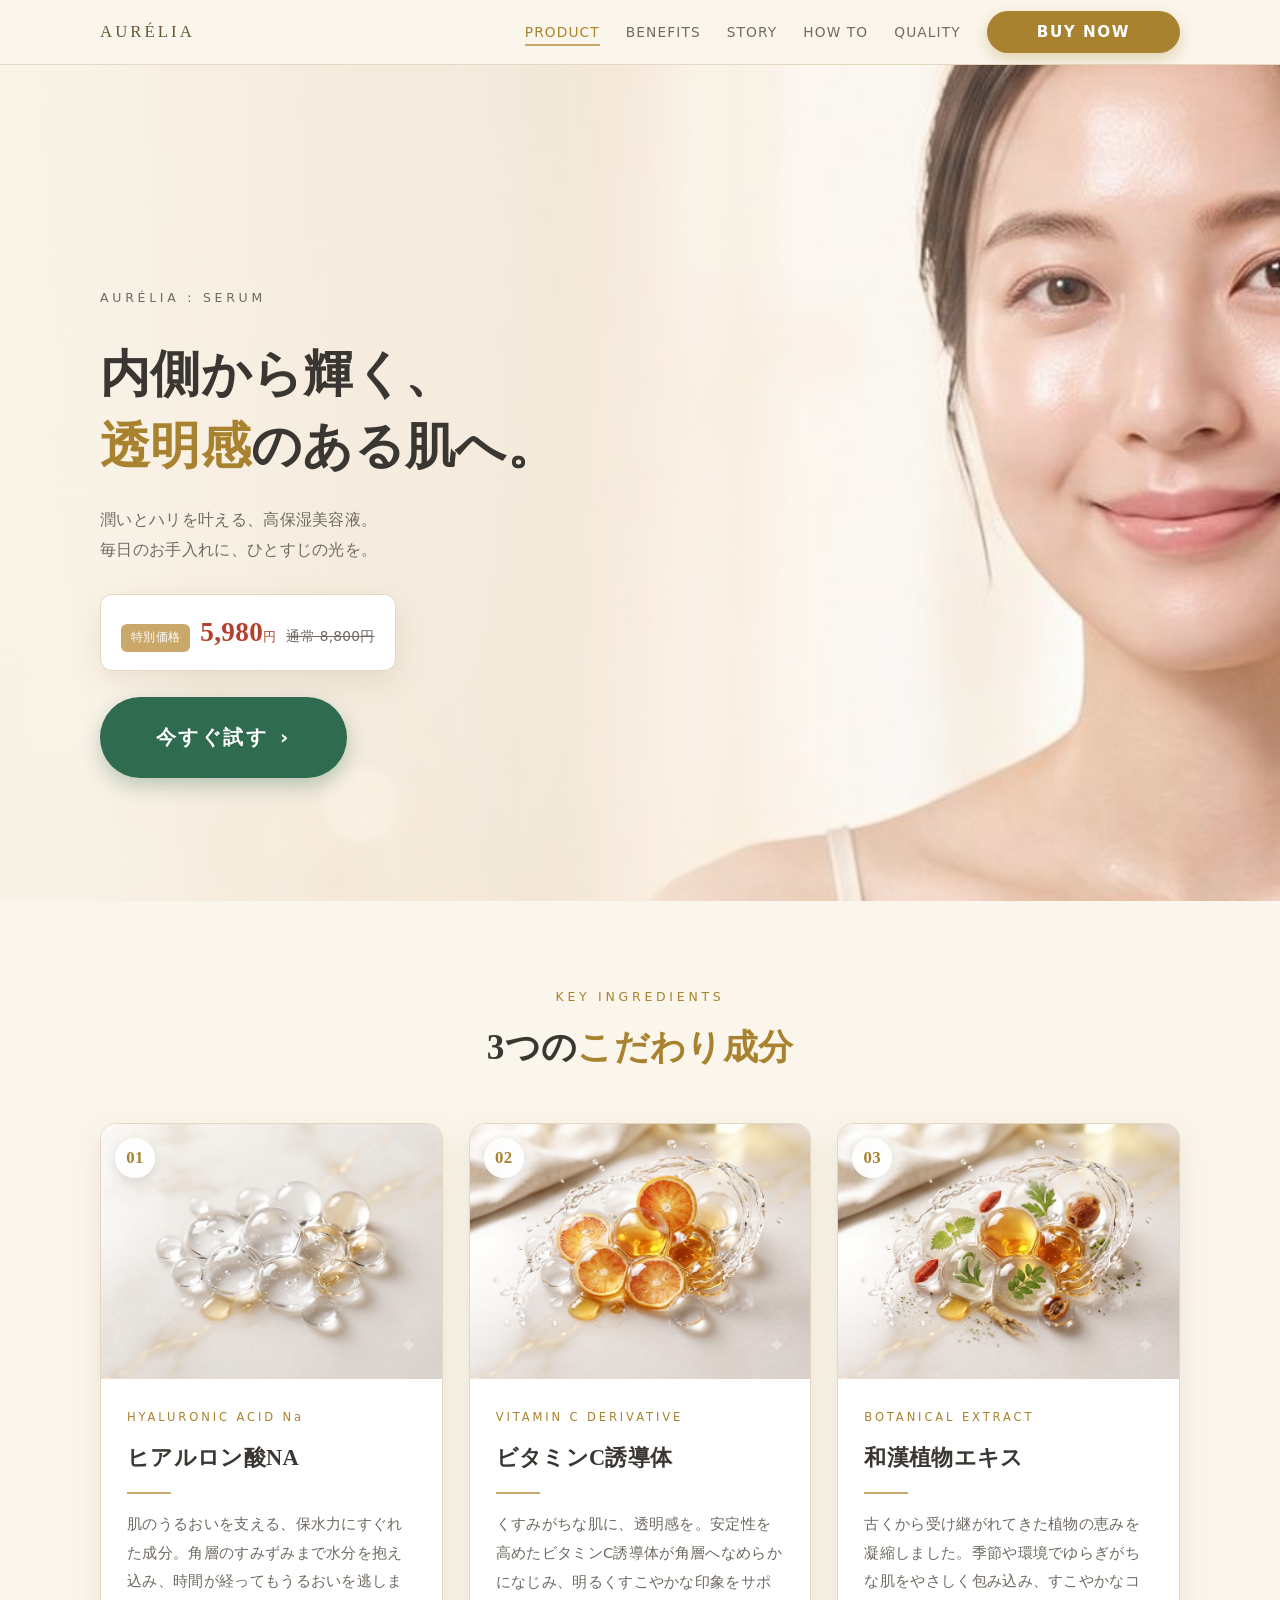
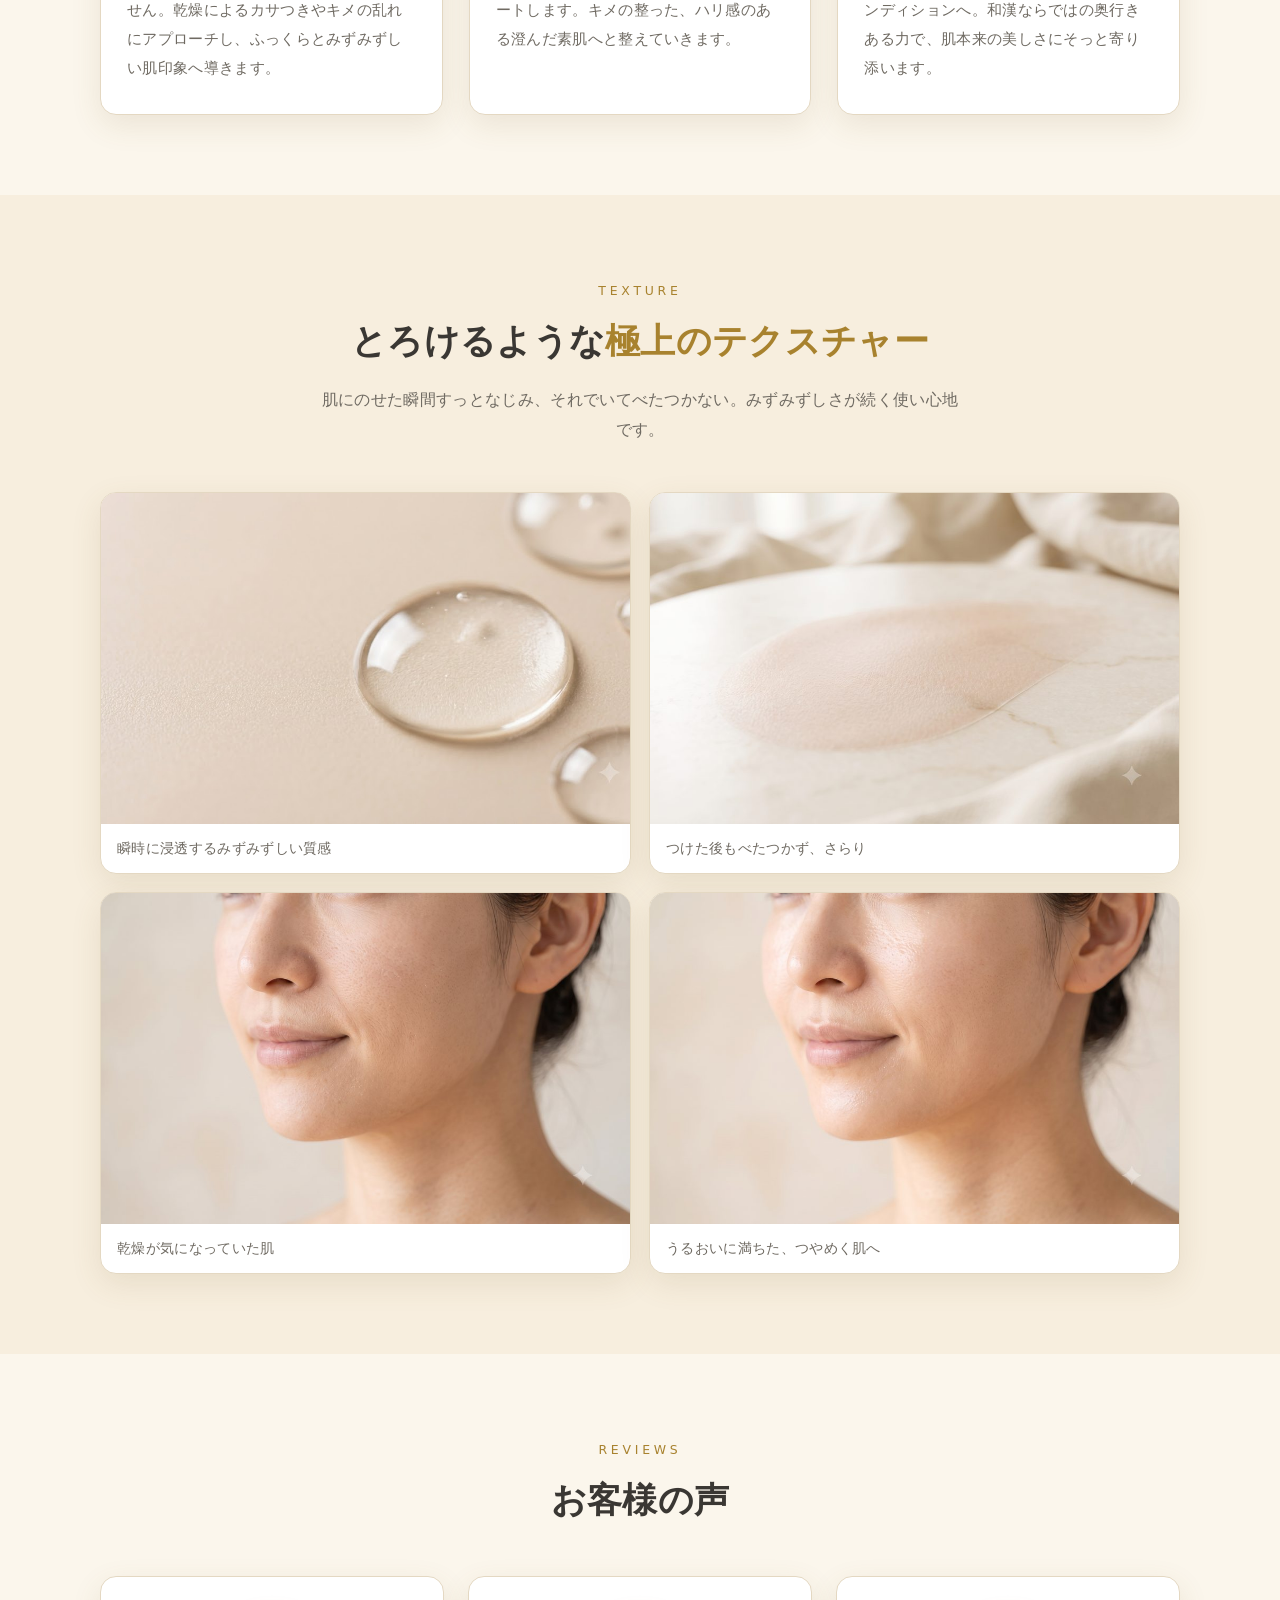
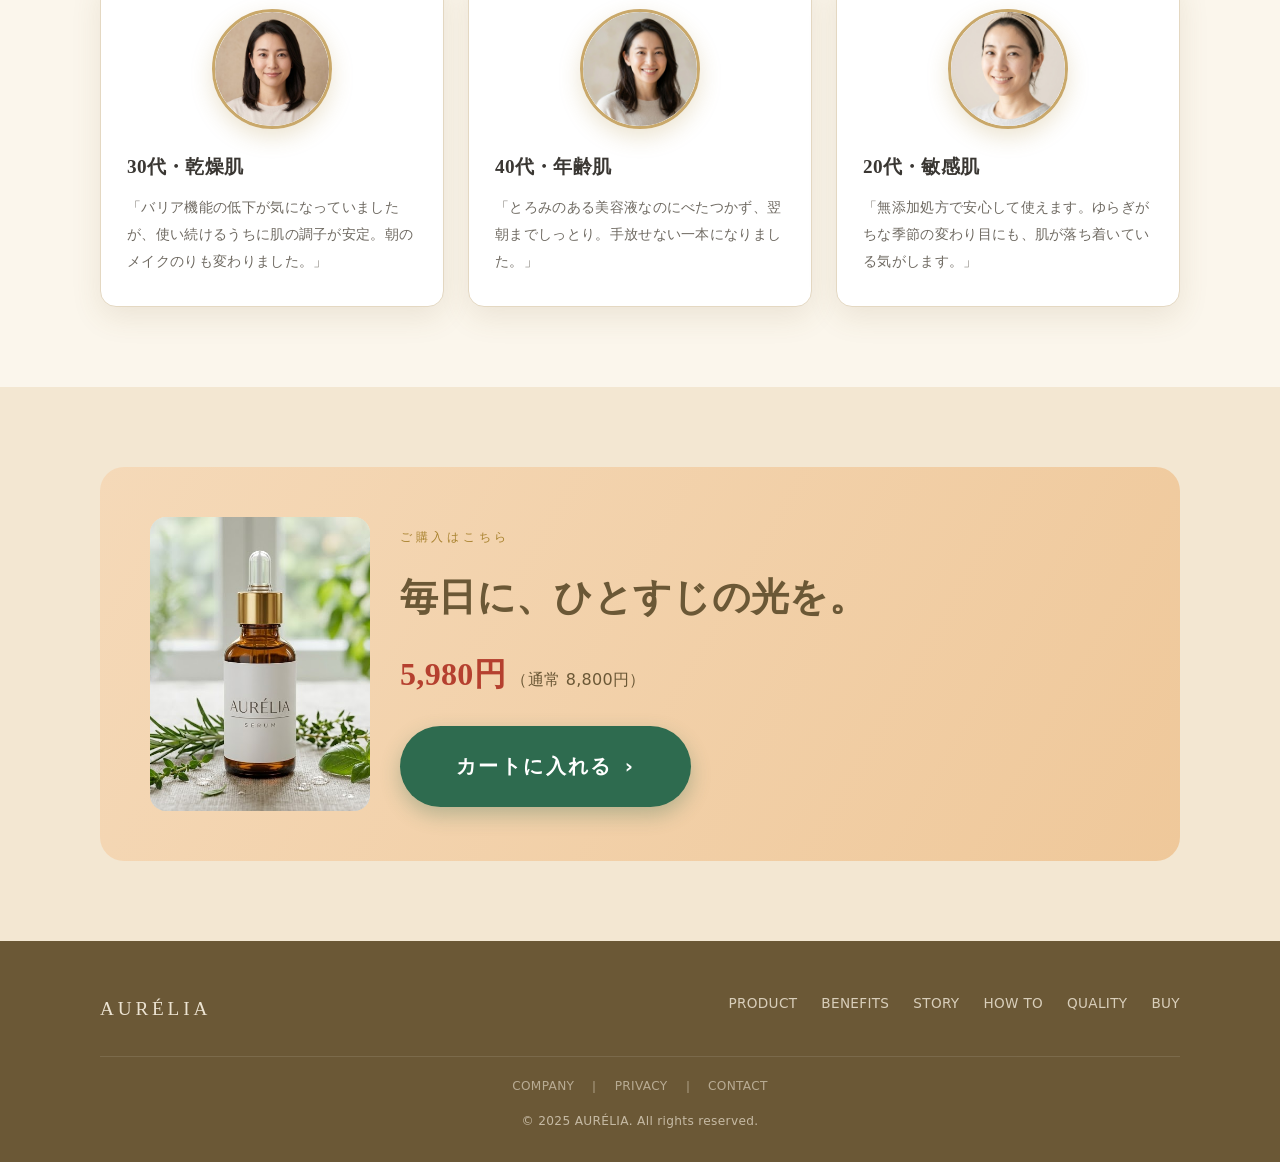
<file: index.html>
<!DOCTYPE html>
<html lang="ja">
<head>
  <meta charset="UTF-8" />
  <meta name="viewport" content="width=device-width, initial-scale=1.0" />
  <title>AURÉLIA｜内側から輝く、透明感のある肌へ</title>
  <meta name="description" content="潤いとハリを叶える高保湿美容液 AURÉLIA。ヒアルロン酸NA・ビタミンC誘導体・和漢植物エキス配合。" />
  <link rel="stylesheet" href="assets/css/style.css" />
</head>
<body>

  <!-- ===== SVG icon sprite ===== -->
  <svg class="svg-sprite" xmlns="http://www.w3.org/2000/svg" aria-hidden="true">
    <symbol id="ic-drop" viewBox="0 0 24 24"><path d="M12 3s-6 6.8-6 11a6 6 0 0 0 12 0c0-4.2-6-11-6-11z"/></symbol>
    <symbol id="ic-sparkle" viewBox="0 0 24 24"><path d="M12 3c.6 4.2 1.8 5.4 6 6-4.2.6-5.4 1.8-6 6-.6-4.2-1.8-5.4-6-6 4.2-.6 5.4-1.8 6-6z"/></symbol>
    <symbol id="ic-leaf" viewBox="0 0 24 24"><path d="M5 19c0-8 6-14 15-14 0 9-6 15-15 14z"/><path d="M5 19 16 8"/></symbol>
    <symbol id="ic-sun" viewBox="0 0 24 24"><circle cx="12" cy="12" r="4"/><path d="M12 2v2M12 20v2M2 12h2M20 12h2M5 5l1.5 1.5M17.5 17.5 19 19M19 5l-1.5 1.5M6.5 17.5 5 19"/></symbol>
    <symbol id="ic-hourglass" viewBox="0 0 24 24"><path d="M7 3h10M7 21h10M9 3v3l3 4 3-4V3M9 21v-3l3-4 3 4v3"/></symbol>
    <symbol id="ic-shield" viewBox="0 0 24 24"><path d="M12 3 19 6v5c0 5-7 10-7 10S5 16 5 11V6z"/></symbol>
    <symbol id="ic-cloud" viewBox="0 0 24 24"><path d="M7 18a4 4 0 0 1 0-8 5 5 0 0 1 9.6-1.3A3.5 3.5 0 0 1 18 18z"/></symbol>
    <symbol id="ic-idea" viewBox="0 0 24 24"><path d="M9 18h6M10 21h4"/><path d="M12 3a6 6 0 0 0-4 10c.8.8 1 1.5 1 2h6c0-.5.2-1.2 1-2a6 6 0 0 0-4-10z"/></symbol>
    <symbol id="ic-flask" viewBox="0 0 24 24"><path d="M10 3v6l-5 9a1.5 1.5 0 0 0 1.3 2.2h11.4A1.5 1.5 0 0 0 19 18l-5-9V3M9 3h6"/></symbol>
    <symbol id="ic-moon" viewBox="0 0 24 24"><path d="M20 14.5A8 8 0 1 1 9.5 4 6.5 6.5 0 0 0 20 14.5z"/></symbol>
    <symbol id="ic-flower" viewBox="0 0 24 24"><circle cx="12" cy="12" r="2.2"/><path d="M12 9.8c-1-3 .5-5 0-6.8-.5 1.8 1 3.8 0 6.8zM12 14.2c1 3-.5 5 0 6.8.5-1.8-1-3.8 0-6.8zM9.8 12c-3-1-5 .5-6.8 0 1.8-.5 3.8 1 6.8 0zM14.2 12c3-1 5 .5 6.8 0-1.8-.5-3.8 1-6.8 0z"/></symbol>
    <symbol id="ic-palette" viewBox="0 0 24 24"><path d="M12 3a9 9 0 1 0 0 18c1.1 0 1.5-1.4.8-2.2-.6-.7-.2-1.8.8-1.8H17a4 4 0 0 0 4-4c0-4.4-4-8-9-8z"/><circle cx="8" cy="11" r="1"/><circle cx="12" cy="8" r="1"/><circle cx="16" cy="11" r="1"/></symbol>
    <symbol id="ic-molecule" viewBox="0 0 24 24"><circle cx="12" cy="12" r="2.5"/><circle cx="5" cy="6" r="2"/><circle cx="19" cy="7" r="2"/><circle cx="17" cy="19" r="2"/><path d="M10.2 10.5 6.5 7.5M13.8 10.8 17 8.2M13 14.3 16 17.3"/></symbol>
    <symbol id="ic-bottle" viewBox="0 0 24 24"><path d="M10 3h4v2.5l1.5 2V20a1 1 0 0 1-1 1h-5a1 1 0 0 1-1-1V7.5L10 5.5zM9 13h6"/></symbol>
    <symbol id="ic-tube" viewBox="0 0 24 24"><path d="M9 2v13a3 3 0 0 0 6 0V2M8 2h8M9.5 11h5"/></symbol>
    <symbol id="ic-check" viewBox="0 0 24 24"><path d="M4 12.5 9.5 18 20 6"/></symbol>
    <symbol id="ic-medal" viewBox="0 0 24 24"><circle cx="12" cy="9" r="5.5"/><path d="M9 13.5 7 22l5-2.8L17 22l-2-8.5"/></symbol>
    <symbol id="ic-truck" viewBox="0 0 24 24"><path d="M2 6h12v10H2zM14 9h4l3 3v4h-7z"/><circle cx="6" cy="18" r="1.6"/><circle cx="17.5" cy="18" r="1.6"/></symbol>
    <symbol id="ic-gift" viewBox="0 0 24 24"><path d="M3 9h18v3H3zM5 12h14v9H5zM12 9v12"/><path d="M12 9C10 9 7.8 8.4 8.4 6.5 8.9 5 11 5.6 12 9zM12 9c2 0 4.2-.6 3.6-2.5C15.1 5 13 5.6 12 9z"/></symbol>
    <symbol id="ic-bolt" viewBox="0 0 24 24"><path d="M13 2 4 14h7l-1 8 10-13h-7z"/></symbol>
  </svg>

  <!-- ===== Header ===== -->
  <header class="site-header">
    <nav class="nav container">
      <a class="brand" href="index.html">AURÉLIA</a>
      <button class="nav-toggle" aria-label="メニュー" aria-expanded="false"><span></span><span></span><span></span></button>
      <ul class="nav-links">
        <li><a href="index.html">PRODUCT</a></li>
        <li><a href="problem.html">BENEFITS</a></li>
        <li><a href="story.html">STORY</a></li>
        <li><a href="howto.html">HOW TO</a></li>
        <li><a href="quality.html">QUALITY</a></li>
        <li><a class="nav-cta" href="pricing.html">BUY NOW</a></li>
      </ul>
    </nav>
  </header>

  <!-- ===== Hero ===== -->
  <section class="hero hero--full">
    <div class="hero-bg hero-slider">
      <picture class="hero-slide is-active"><source media="(max-width:600px)" srcset="assets/img/hero-1m.jpg"><img src="assets/img/hero-1.jpg" alt="AURÉLIA セラム" onerror="this.style.display='none'" /></picture>
      <picture class="hero-slide"><source media="(max-width:600px)" srcset="assets/img/hero-2m.jpg"><img src="assets/img/hero-2.jpg" alt="AURÉLIA みずみずしいテクスチャー" onerror="this.style.display='none'" /></picture>
      <picture class="hero-slide"><source media="(max-width:600px)" srcset="assets/img/hero-3m.jpg"><img src="assets/img/hero-3.jpg" alt="AURÉLIA うるおう肌" onerror="this.style.display='none'" /></picture>
    </div>
    <div class="hero-scrim"></div>
    <div class="hero-content container">
      <div class="reveal">
        <p class="eyebrow">AURÉLIA : SERUM</p>
        <h1>内側から輝く、<br /><em>透明感</em>のある肌へ。</h1>
        <p>潤いとハリを叶える、高保湿美容液。<br />毎日のお手入れに、ひとすじの光を。</p>
        <div class="price-pill">
          <span class="tag">特別価格</span>
          <span class="now">5,980<small>円</small></span>
          <span class="was">通常 8,800円</span>
        </div>
        <div>
          <a class="btn btn--green" href="pricing.html">今すぐ試す <span class="arrow">›</span></a>
        </div>
      </div>
    </div>
  </section>

  <!-- ===== 3つのこだわり成分 ===== -->
  <section class="section">
    <div class="container">
      <div class="section-head reveal">
        <p class="eyebrow">KEY INGREDIENTS</p>
        <h2 class="section-title">3つの<em>こだわり成分</em></h2>
      </div>
      <div class="ingredients">
        <div class="ing-card reveal">
          <div class="photo">
            <img src="assets/img/ingredient-1.jpg" alt="ヒアルロン酸NA" />
            <span class="num">01</span>
          </div>
          <div class="body">
            <span class="en">HYALURONIC ACID Na</span>
            <h3>ヒアルロン酸NA</h3>
            <div class="rule"></div>
            <p>肌のうるおいを支える、保水力にすぐれた成分。角層のすみずみまで水分を抱え込み、時間が経ってもうるおいを逃しません。乾燥によるカサつきやキメの乱れにアプローチし、ふっくらとみずみずしい肌印象へ導きます。</p>
          </div>
        </div>
        <div class="ing-card reveal">
          <div class="photo">
            <img src="assets/img/ingredient-2.jpg" alt="ビタミンC誘導体" />
            <span class="num">02</span>
          </div>
          <div class="body">
            <span class="en">VITAMIN C DERIVATIVE</span>
            <h3>ビタミンC誘導体</h3>
            <div class="rule"></div>
            <p>くすみがちな肌に、透明感を。安定性を高めたビタミンC誘導体が角層へなめらかになじみ、明るくすこやかな印象をサポートします。キメの整った、ハリ感のある澄んだ素肌へと整えていきます。</p>
          </div>
        </div>
        <div class="ing-card reveal">
          <div class="photo">
            <img src="assets/img/ingredient-3.jpg" alt="和漢植物エキス" />
            <span class="num">03</span>
          </div>
          <div class="body">
            <span class="en">BOTANICAL EXTRACT</span>
            <h3>和漢植物エキス</h3>
            <div class="rule"></div>
            <p>古くから受け継がれてきた植物の恵みを凝縮しました。季節や環境でゆらぎがちな肌をやさしく包み込み、すこやかなコンディションへ。和漢ならではの奥行きある力で、肌本来の美しさにそっと寄り添います。</p>
          </div>
        </div>
      </div>
    </div>
  </section>

  <!-- ===== テクスチャー ===== -->
  <section class="section section--cream2">
    <div class="container">
      <div class="section-head reveal">
        <p class="eyebrow">TEXTURE</p>
        <h2 class="section-title">とろけるような<em>極上のテクスチャー</em></h2>
        <p class="lead">肌にのせた瞬間すっとなじみ、それでいてべたつかない。みずみずしさが続く使い心地です。</p>
      </div>
      <div class="texture-grid">
        <figure class="reveal"><div class="swatch swatch--a"><img class="ph-img" src="assets/img/texture-2.jpg" alt="テクスチャー" onerror="this.remove()"><span>Texture</span></div><figcaption>瞬時に浸透するみずみずしい質感</figcaption></figure>
        <figure class="reveal"><div class="swatch swatch--b"><img class="ph-img" src="assets/img/texture-1.jpg" alt="べたつかない質感" onerror="this.remove()"><span>No Sticky</span></div><figcaption>つけた後もべたつかず、さらり</figcaption></figure>
        <figure class="reveal"><div class="swatch swatch--before"><img class="ph-img" src="assets/img/before.jpg" alt="使用前の肌" onerror="this.remove()"><span>Before</span></div><figcaption>乾燥が気になっていた肌</figcaption></figure>
        <figure class="reveal"><div class="swatch swatch--after"><img class="ph-img" src="assets/img/after.jpg" alt="使用後の肌" onerror="this.remove()"><span>After</span></div><figcaption>うるおいに満ちた、つやめく肌へ</figcaption></figure>
      </div>
    </div>
  </section>

  <!-- ===== お客様の声 ===== -->
  <section class="section">
    <div class="container">
      <div class="section-head reveal">
        <p class="eyebrow">REVIEWS</p>
        <h2 class="section-title">お客様の声</h2>
      </div>
      <div class="cards-3">
        <div class="card reveal">
          <div class="icon-circle"><img class="ph-img" src="assets/img/review-1.jpg" alt="" onerror="this.remove()">🙂</div>
          <h3>30代・乾燥肌</h3>
          <p>「バリア機能の低下が気になっていましたが、使い続けるうちに肌の調子が安定。朝のメイクのりも変わりました。」</p>
        </div>
        <div class="card reveal">
          <div class="icon-circle"><img class="ph-img" src="assets/img/review-2.jpg" alt="" onerror="this.remove()">😊</div>
          <h3>40代・年齢肌</h3>
          <p>「とろみのある美容液なのにべたつかず、翌朝までしっとり。手放せない一本になりました。」</p>
        </div>
        <div class="card reveal">
          <div class="icon-circle"><img class="ph-img" src="assets/img/review-3.jpg" alt="" onerror="this.remove()">😌</div>
          <h3>20代・敏感肌</h3>
          <p>「無添加処方で安心して使えます。ゆらぎがちな季節の変わり目にも、肌が落ち着いている気がします。」</p>
        </div>
      </div>
    </div>
  </section>

  <!-- ===== Final CTA ===== -->
  <section class="section section--cream3">
    <div class="container">
      <div class="cta-banner reveal">
        <div class="bottle-mini">
          <img class="ph-img" src="assets/img/bottle-box.jpg" alt="AURÉLIA セラム" onerror="this.remove()" />
          <span>AURÉLIA</span>
        </div>
        <div>
          <p class="eyebrow">ご購入はこちら</p>
          <h2>毎日に、ひとすじの光を。</h2>
          <p class="pr"><span class="now">5,980円</span> <span class="was">（通常 8,800円）</span></p>
          <a class="btn btn--green" href="pricing.html">カートに入れる <span class="arrow">›</span></a>
        </div>
      </div>
    </div>
  </section>

  <!-- ===== Footer ===== -->
  <footer class="site-footer">
    <div class="container">
      <div class="footer-top">
        <div class="footer-brand"><a href="index.html">AURÉLIA</a></div>
        <nav class="footer-nav">
          <a href="index.html">PRODUCT</a>
          <a href="problem.html">BENEFITS</a>
          <a href="story.html">STORY</a>
          <a href="howto.html">HOW TO</a>
          <a href="quality.html">QUALITY</a>
          <a href="pricing.html">BUY</a>
        </nav>
      </div>
      <div class="footer-bottom">
        <div class="footer-legal">
          <a href="company.html">COMPANY</a> ｜
          <a href="privacy.html">PRIVACY</a> ｜
          <a href="contact.html">CONTACT</a>
        </div>
        © 2025 AURÉLIA. All rights reserved.
      </div>
    </div>
  </footer>

  <script src="assets/js/main.js"></script>
</body>
</html>
</file>
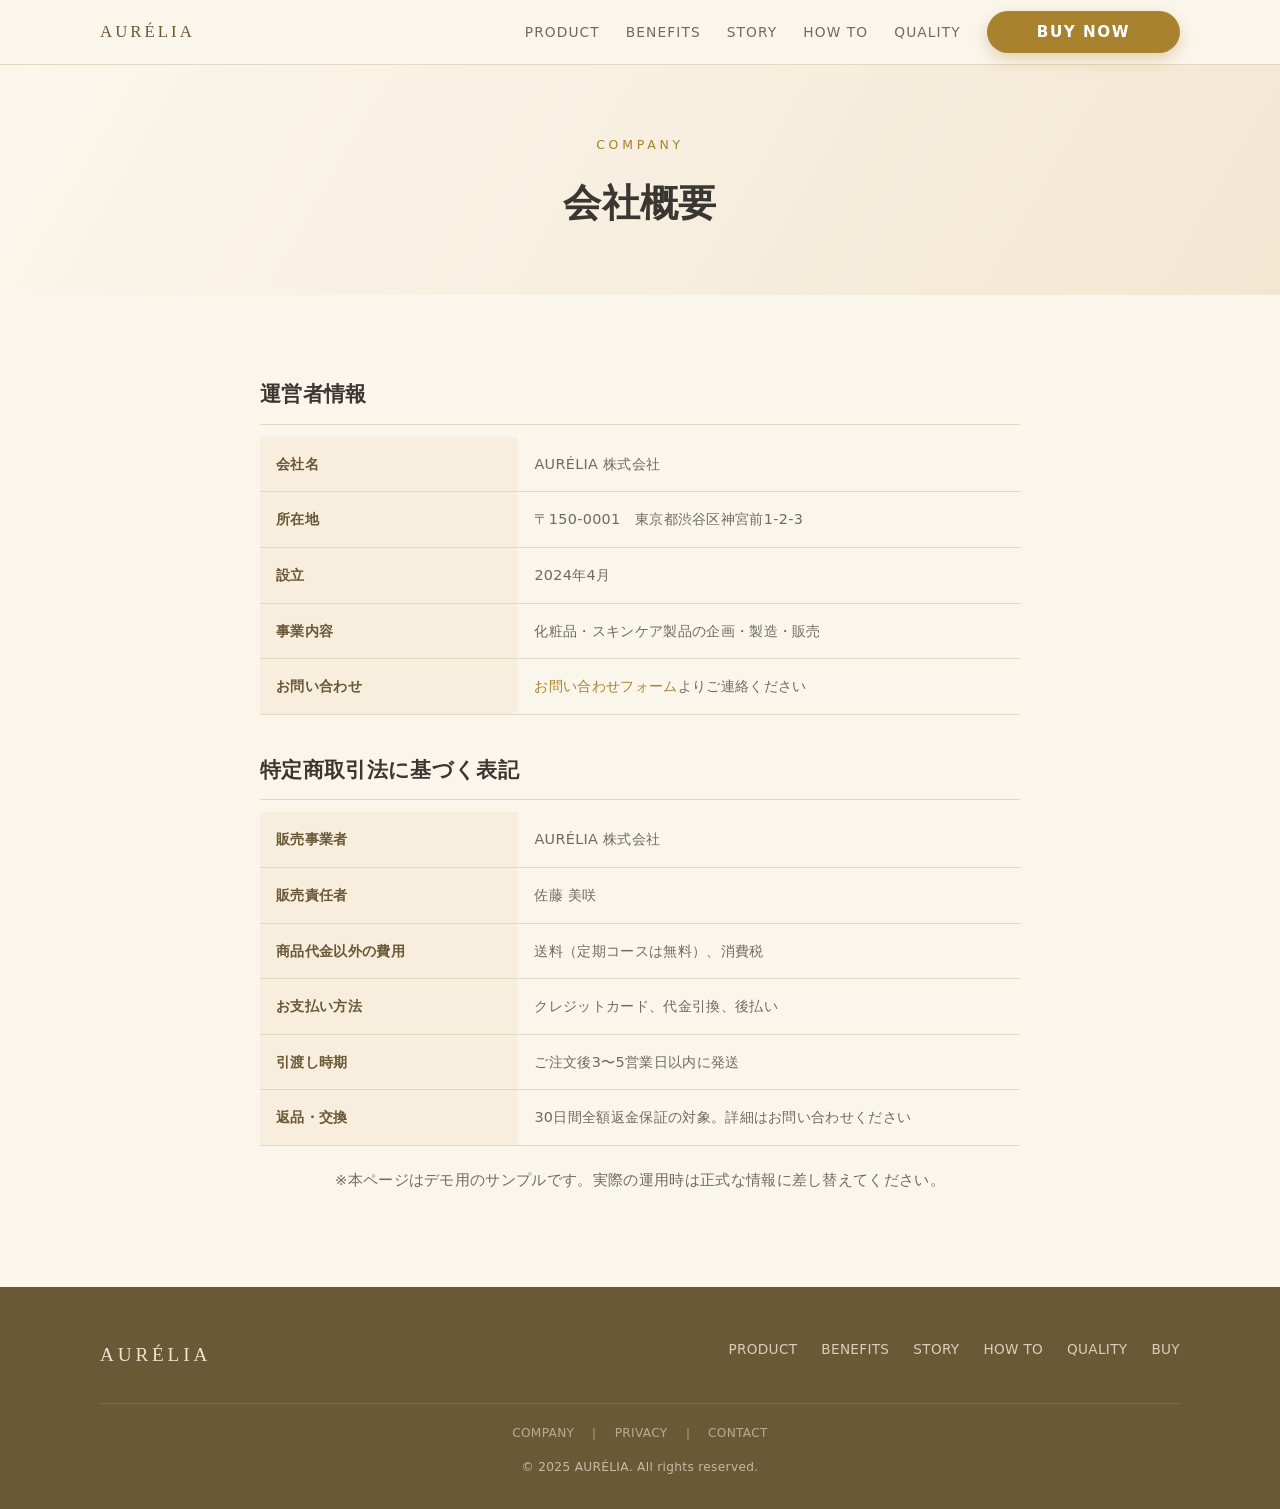
<file: company.html>
<!DOCTYPE html>
<html lang="ja">
<head>
  <meta charset="UTF-8" />
  <meta name="viewport" content="width=device-width, initial-scale=1.0" />
  <title>会社概要｜AURÉLIA</title>
  <meta name="description" content="AURÉLIA の会社概要・運営者情報。" />
  <link rel="stylesheet" href="assets/css/style.css" />
</head>
<body>

  <header class="site-header">
    <nav class="nav container">
      <a class="brand" href="index.html">AURÉLIA</a>
      <button class="nav-toggle" aria-label="メニュー" aria-expanded="false"><span></span><span></span><span></span></button>
      <ul class="nav-links">
        <li><a href="index.html">PRODUCT</a></li>
        <li><a href="problem.html">BENEFITS</a></li>
        <li><a href="story.html">STORY</a></li>
        <li><a href="howto.html">HOW TO</a></li>
        <li><a href="quality.html">QUALITY</a></li>
        <li><a class="nav-cta" href="pricing.html">BUY NOW</a></li>
      </ul>
    </nav>
  </header>

  <section class="page-hero">
    <div class="container">
      <p class="eyebrow">COMPANY</p>
      <h1>会社概要</h1>
    </div>
  </section>

  <section class="section">
    <div class="container">
      <div class="prose">
        <h2>運営者情報</h2>
        <table class="info-table">
          <tr><th>会社名</th><td>AURÉLIA 株式会社</td></tr>
          <tr><th>所在地</th><td>〒150-0001　東京都渋谷区神宮前1-2-3</td></tr>
          <tr><th>設立</th><td>2024年4月</td></tr>
          <tr><th>事業内容</th><td>化粧品・スキンケア製品の企画・製造・販売</td></tr>
          <tr><th>お問い合わせ</th><td><a href="contact.html" style="color:var(--gold-deep);">お問い合わせフォーム</a>よりご連絡ください</td></tr>
        </table>

        <h2>特定商取引法に基づく表記</h2>
        <table class="info-table">
          <tr><th>販売事業者</th><td>AURÉLIA 株式会社</td></tr>
          <tr><th>販売責任者</th><td>佐藤 美咲</td></tr>
          <tr><th>商品代金以外の費用</th><td>送料（定期コースは無料）、消費税</td></tr>
          <tr><th>お支払い方法</th><td>クレジットカード、代金引換、後払い</td></tr>
          <tr><th>引渡し時期</th><td>ご注文後3〜5営業日以内に発送</td></tr>
          <tr><th>返品・交換</th><td>30日間全額返金保証の対象。詳細はお問い合わせください</td></tr>
        </table>
        <p class="form-note">※本ページはデモ用のサンプルです。実際の運用時は正式な情報に差し替えてください。</p>
      </div>
    </div>
  </section>

  <footer class="site-footer">
    <div class="container">
      <div class="footer-top">
        <div class="footer-brand"><a href="index.html">AURÉLIA</a></div>
        <nav class="footer-nav">
          <a href="index.html">PRODUCT</a><a href="problem.html">BENEFITS</a><a href="story.html">STORY</a>
          <a href="howto.html">HOW TO</a><a href="quality.html">QUALITY</a><a href="pricing.html">BUY</a>
        </nav>
      </div>
      <div class="footer-bottom">
        <div class="footer-legal">
          <a href="company.html">COMPANY</a> ｜ <a href="privacy.html">PRIVACY</a> ｜ <a href="contact.html">CONTACT</a>
        </div>
        © 2025 AURÉLIA. All rights reserved.
      </div>
    </div>
  </footer>

  <script src="assets/js/main.js"></script>
</body>
</html>
</file>
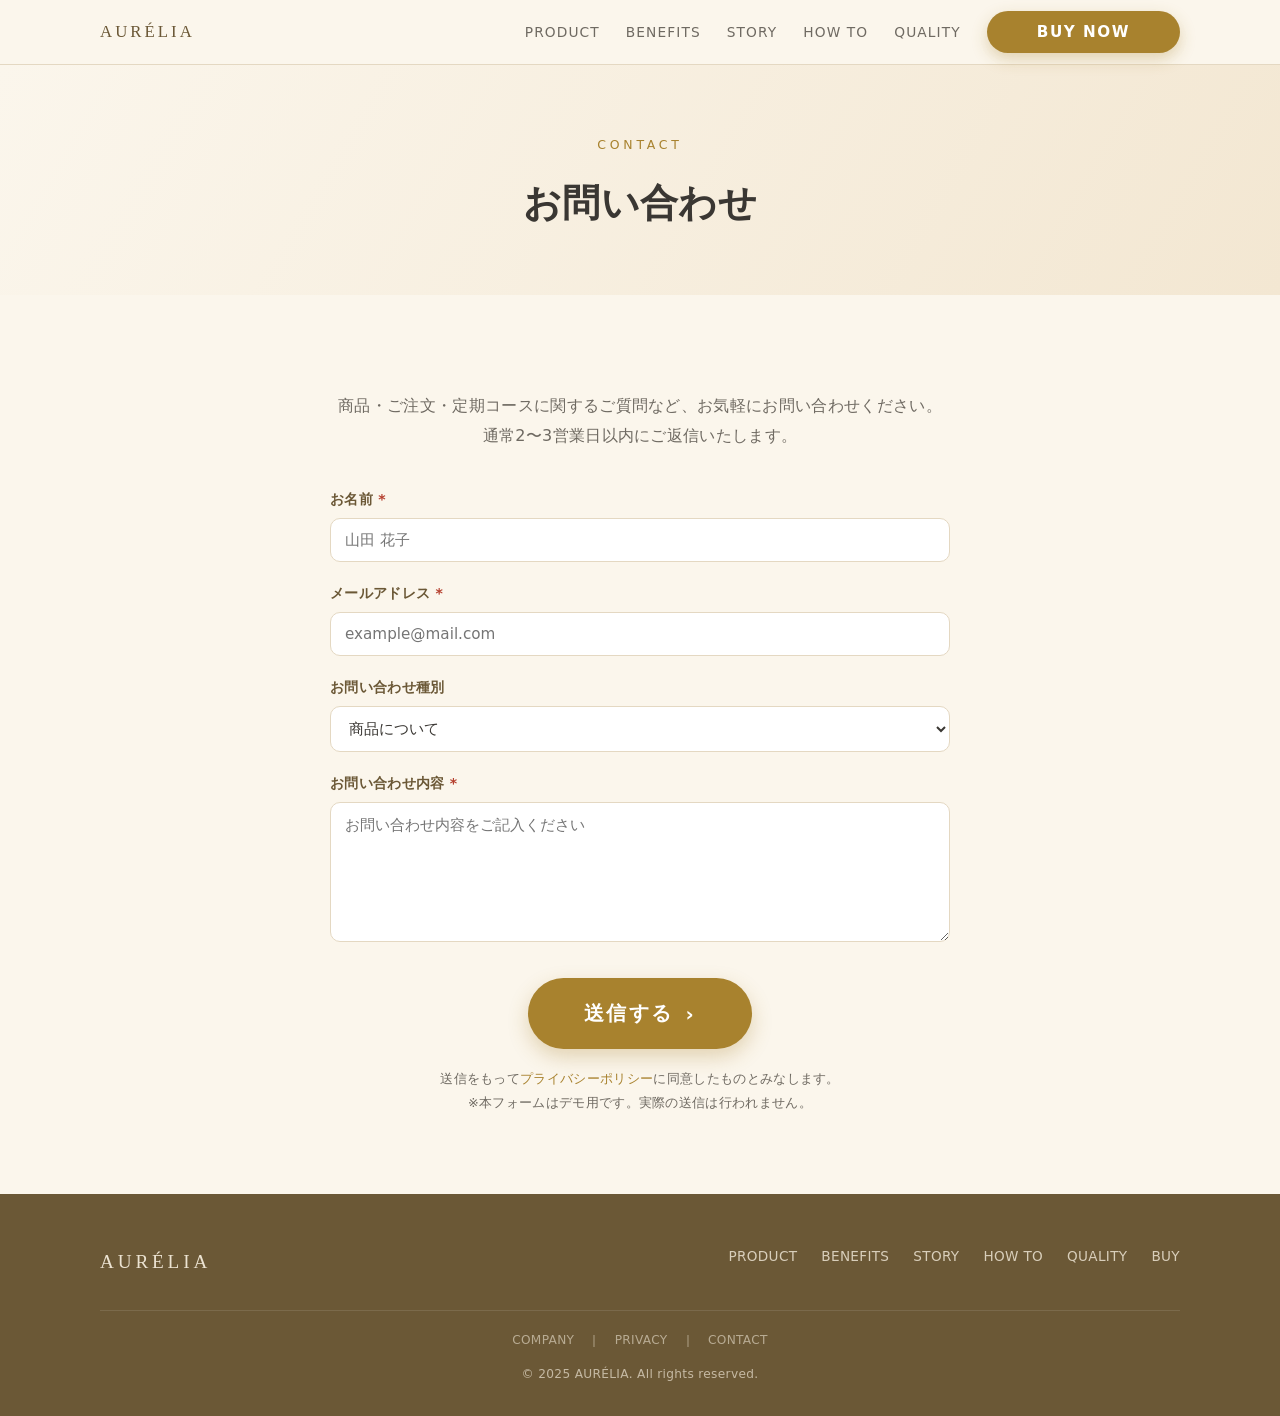
<file: contact.html>
<!DOCTYPE html>
<html lang="ja">
<head>
  <meta charset="UTF-8" />
  <meta name="viewport" content="width=device-width, initial-scale=1.0" />
  <title>お問い合わせ｜AURÉLIA</title>
  <meta name="description" content="AURÉLIA へのお問い合わせはこちらから。" />
  <link rel="stylesheet" href="assets/css/style.css" />
</head>
<body>

  <header class="site-header">
    <nav class="nav container">
      <a class="brand" href="index.html">AURÉLIA</a>
      <button class="nav-toggle" aria-label="メニュー" aria-expanded="false"><span></span><span></span><span></span></button>
      <ul class="nav-links">
        <li><a href="index.html">PRODUCT</a></li>
        <li><a href="problem.html">BENEFITS</a></li>
        <li><a href="story.html">STORY</a></li>
        <li><a href="howto.html">HOW TO</a></li>
        <li><a href="quality.html">QUALITY</a></li>
        <li><a class="nav-cta" href="pricing.html">BUY NOW</a></li>
      </ul>
    </nav>
  </header>

  <section class="page-hero">
    <div class="container">
      <p class="eyebrow">CONTACT</p>
      <h1>お問い合わせ</h1>
    </div>
  </section>

  <section class="section">
    <div class="container">
      <p class="lead reveal" style="text-align:center;margin-bottom:36px;">商品・ご注文・定期コースに関するご質問など、お気軽にお問い合わせください。<br />通常2〜3営業日以内にご返信いたします。</p>

      <form class="form reveal" onsubmit="alert('送信ありがとうございます（デモ）');return false;">
        <div>
          <label for="name">お名前 <span style="color:var(--red);">*</span></label>
          <input id="name" name="name" type="text" required placeholder="山田 花子" />
        </div>
        <div>
          <label for="email">メールアドレス <span style="color:var(--red);">*</span></label>
          <input id="email" name="email" type="email" required placeholder="example@mail.com" />
        </div>
        <div>
          <label for="subject">お問い合わせ種別</label>
          <select id="subject" name="subject">
            <option>商品について</option>
            <option>ご注文・お届けについて</option>
            <option>定期コース・解約について</option>
            <option>返金保証について</option>
            <option>その他</option>
          </select>
        </div>
        <div>
          <label for="message">お問い合わせ内容 <span style="color:var(--red);">*</span></label>
          <textarea id="message" name="message" required placeholder="お問い合わせ内容をご記入ください"></textarea>
        </div>
        <button type="submit" class="btn btn--gold submit">送信する <span class="arrow">›</span></button>
        <p class="form-note">送信をもって<a href="privacy.html" style="color:var(--gold-deep);">プライバシーポリシー</a>に同意したものとみなします。<br>※本フォームはデモ用です。実際の送信は行われません。</p>
      </form>
    </div>
  </section>

  <footer class="site-footer">
    <div class="container">
      <div class="footer-top">
        <div class="footer-brand"><a href="index.html">AURÉLIA</a></div>
        <nav class="footer-nav">
          <a href="index.html">PRODUCT</a><a href="problem.html">BENEFITS</a><a href="story.html">STORY</a>
          <a href="howto.html">HOW TO</a><a href="quality.html">QUALITY</a><a href="pricing.html">BUY</a>
        </nav>
      </div>
      <div class="footer-bottom">
        <div class="footer-legal">
          <a href="company.html">COMPANY</a> ｜ <a href="privacy.html">PRIVACY</a> ｜ <a href="contact.html">CONTACT</a>
        </div>
        © 2025 AURÉLIA. All rights reserved.
      </div>
    </div>
  </footer>

  <script src="assets/js/main.js"></script>
</body>
</html>
</file>
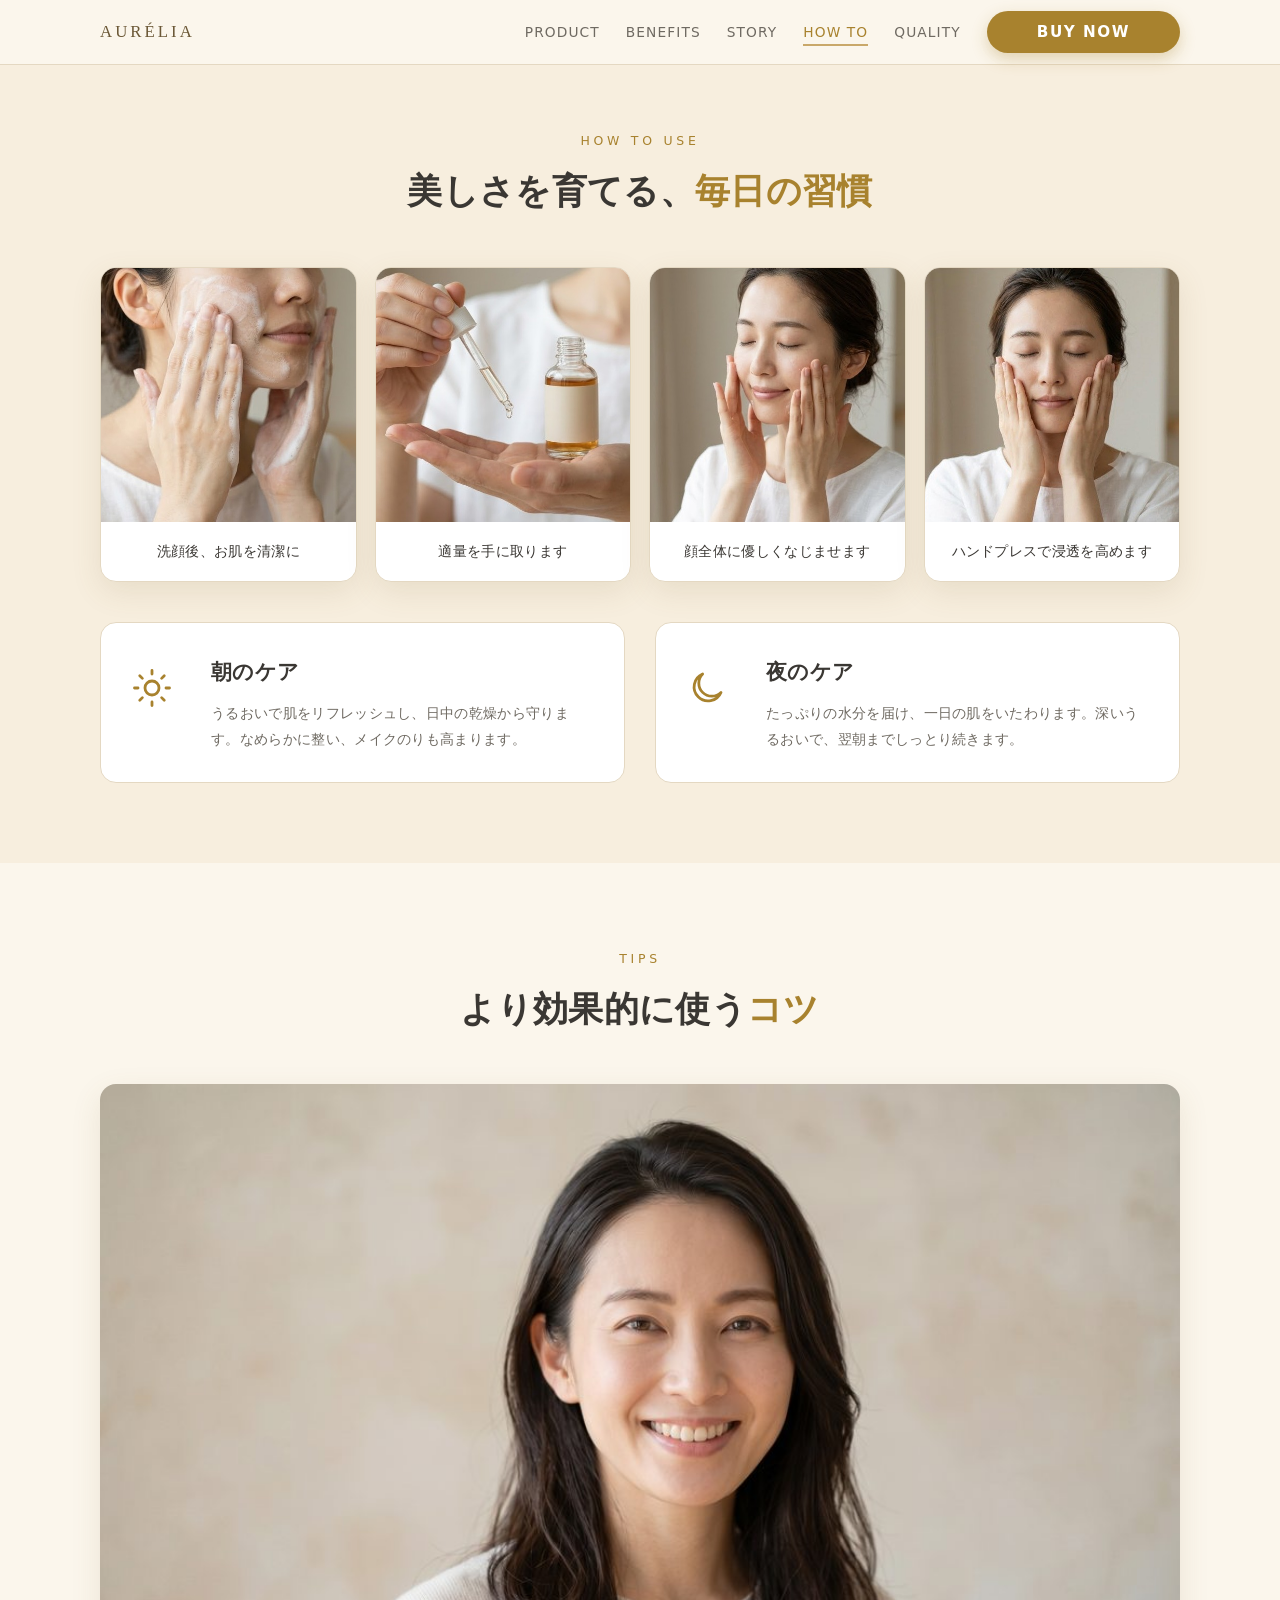
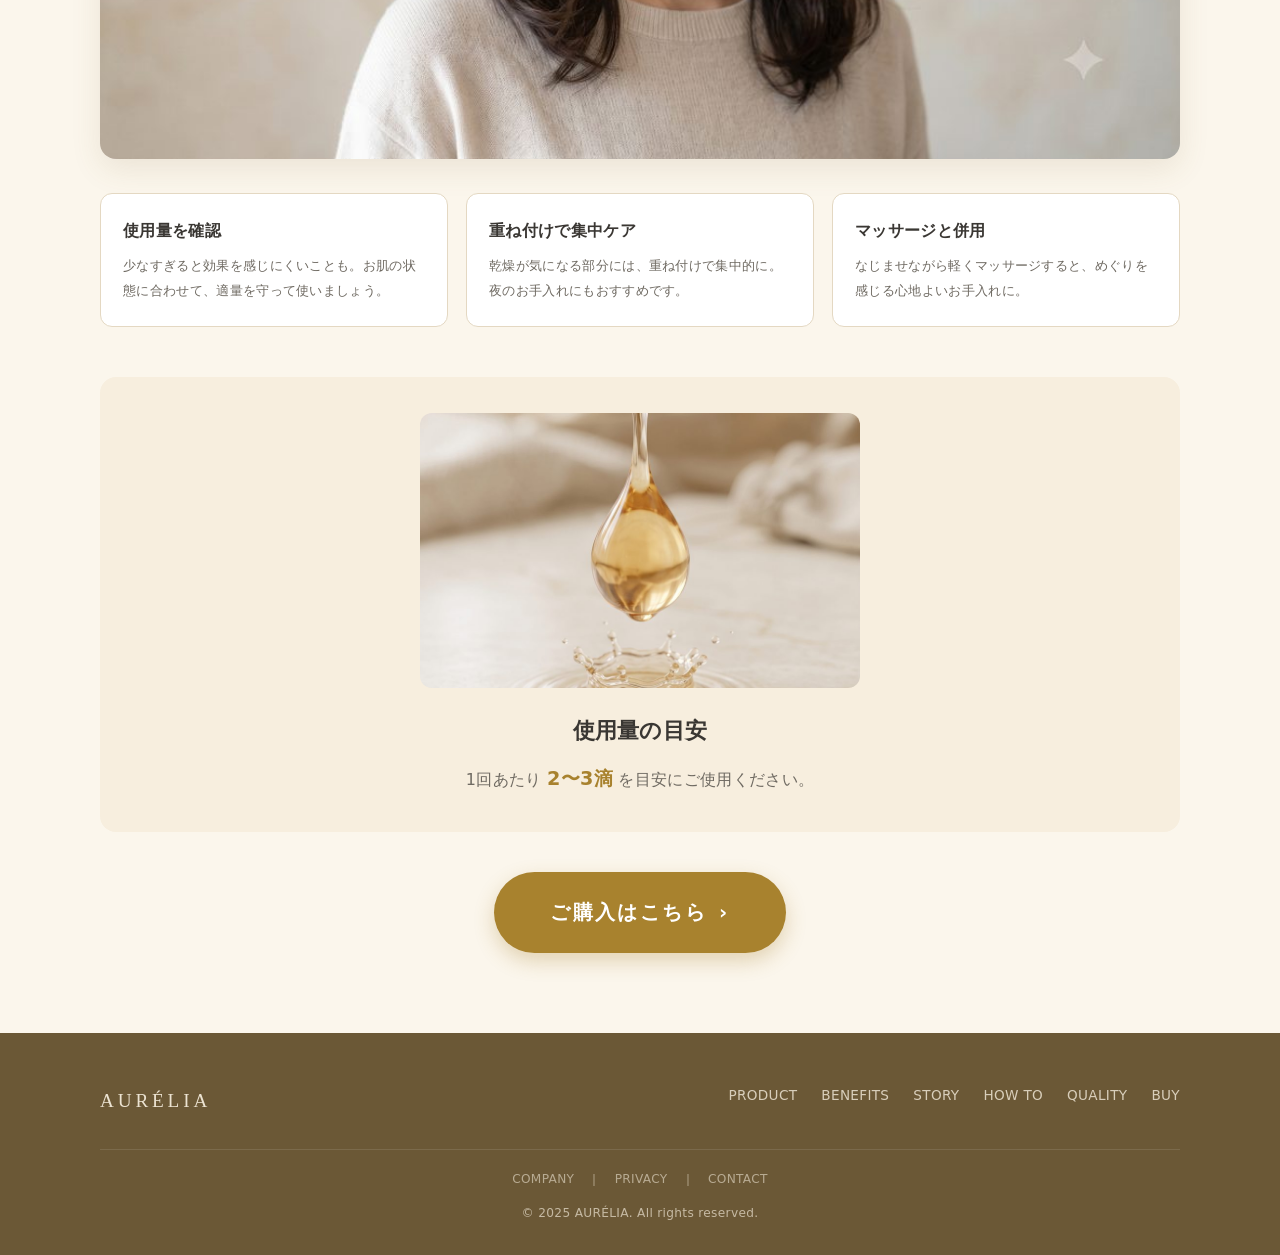
<file: howto.html>
<!DOCTYPE html>
<html lang="ja">
<head>
  <meta charset="UTF-8" />
  <meta name="viewport" content="width=device-width, initial-scale=1.0" />
  <title>使い方｜美しさを育てる、毎日の習慣 - AURÉLIA</title>
  <meta name="description" content="AURÉLIA の使い方。4ステップの基本ケアと、朝・夜のお手入れ、より効果的に使うコツをご紹介。" />
  <link rel="stylesheet" href="assets/css/style.css" />
</head>
<body>

  <svg class="svg-sprite" xmlns="http://www.w3.org/2000/svg" aria-hidden="true">
    <symbol id="ic-drop" viewBox="0 0 24 24"><path d="M12 3s-6 6.8-6 11a6 6 0 0 0 12 0c0-4.2-6-11-6-11z"/></symbol>
    <symbol id="ic-sparkle" viewBox="0 0 24 24"><path d="M12 3c.6 4.2 1.8 5.4 6 6-4.2.6-5.4 1.8-6 6-.6-4.2-1.8-5.4-6-6 4.2-.6 5.4-1.8 6-6z"/></symbol>
    <symbol id="ic-leaf" viewBox="0 0 24 24"><path d="M5 19c0-8 6-14 15-14 0 9-6 15-15 14z"/><path d="M5 19 16 8"/></symbol>
    <symbol id="ic-sun" viewBox="0 0 24 24"><circle cx="12" cy="12" r="4"/><path d="M12 2v2M12 20v2M2 12h2M20 12h2M5 5l1.5 1.5M17.5 17.5 19 19M19 5l-1.5 1.5M6.5 17.5 5 19"/></symbol>
    <symbol id="ic-hourglass" viewBox="0 0 24 24"><path d="M7 3h10M7 21h10M9 3v3l3 4 3-4V3M9 21v-3l3-4 3 4v3"/></symbol>
    <symbol id="ic-shield" viewBox="0 0 24 24"><path d="M12 3 19 6v5c0 5-7 10-7 10S5 16 5 11V6z"/></symbol>
    <symbol id="ic-cloud" viewBox="0 0 24 24"><path d="M7 18a4 4 0 0 1 0-8 5 5 0 0 1 9.6-1.3A3.5 3.5 0 0 1 18 18z"/></symbol>
    <symbol id="ic-idea" viewBox="0 0 24 24"><path d="M9 18h6M10 21h4"/><path d="M12 3a6 6 0 0 0-4 10c.8.8 1 1.5 1 2h6c0-.5.2-1.2 1-2a6 6 0 0 0-4-10z"/></symbol>
    <symbol id="ic-flask" viewBox="0 0 24 24"><path d="M10 3v6l-5 9a1.5 1.5 0 0 0 1.3 2.2h11.4A1.5 1.5 0 0 0 19 18l-5-9V3M9 3h6"/></symbol>
    <symbol id="ic-moon" viewBox="0 0 24 24"><path d="M20 14.5A8 8 0 1 1 9.5 4 6.5 6.5 0 0 0 20 14.5z"/></symbol>
    <symbol id="ic-flower" viewBox="0 0 24 24"><circle cx="12" cy="12" r="2.2"/><path d="M12 9.8c-1-3 .5-5 0-6.8-.5 1.8 1 3.8 0 6.8zM12 14.2c1 3-.5 5 0 6.8.5-1.8-1-3.8 0-6.8zM9.8 12c-3-1-5 .5-6.8 0 1.8-.5 3.8 1 6.8 0zM14.2 12c3-1 5 .5 6.8 0-1.8-.5-3.8 1-6.8 0z"/></symbol>
    <symbol id="ic-palette" viewBox="0 0 24 24"><path d="M12 3a9 9 0 1 0 0 18c1.1 0 1.5-1.4.8-2.2-.6-.7-.2-1.8.8-1.8H17a4 4 0 0 0 4-4c0-4.4-4-8-9-8z"/><circle cx="8" cy="11" r="1"/><circle cx="12" cy="8" r="1"/><circle cx="16" cy="11" r="1"/></symbol>
    <symbol id="ic-molecule" viewBox="0 0 24 24"><circle cx="12" cy="12" r="2.5"/><circle cx="5" cy="6" r="2"/><circle cx="19" cy="7" r="2"/><circle cx="17" cy="19" r="2"/><path d="M10.2 10.5 6.5 7.5M13.8 10.8 17 8.2M13 14.3 16 17.3"/></symbol>
    <symbol id="ic-bottle" viewBox="0 0 24 24"><path d="M10 3h4v2.5l1.5 2V20a1 1 0 0 1-1 1h-5a1 1 0 0 1-1-1V7.5L10 5.5zM9 13h6"/></symbol>
    <symbol id="ic-tube" viewBox="0 0 24 24"><path d="M9 2v13a3 3 0 0 0 6 0V2M8 2h8M9.5 11h5"/></symbol>
    <symbol id="ic-check" viewBox="0 0 24 24"><path d="M4 12.5 9.5 18 20 6"/></symbol>
    <symbol id="ic-medal" viewBox="0 0 24 24"><circle cx="12" cy="9" r="5.5"/><path d="M9 13.5 7 22l5-2.8L17 22l-2-8.5"/></symbol>
    <symbol id="ic-truck" viewBox="0 0 24 24"><path d="M2 6h12v10H2zM14 9h4l3 3v4h-7z"/><circle cx="6" cy="18" r="1.6"/><circle cx="17.5" cy="18" r="1.6"/></symbol>
    <symbol id="ic-gift" viewBox="0 0 24 24"><path d="M3 9h18v3H3zM5 12h14v9H5zM12 9v12"/><path d="M12 9C10 9 7.8 8.4 8.4 6.5 8.9 5 11 5.6 12 9zM12 9c2 0 4.2-.6 3.6-2.5C15.1 5 13 5.6 12 9z"/></symbol>
    <symbol id="ic-bolt" viewBox="0 0 24 24"><path d="M13 2 4 14h7l-1 8 10-13h-7z"/></symbol>
  </svg>

  <header class="site-header">
    <nav class="nav container">
      <a class="brand" href="index.html">AURÉLIA</a>
      <button class="nav-toggle" aria-label="メニュー" aria-expanded="false"><span></span><span></span><span></span></button>
      <ul class="nav-links">
        <li><a href="index.html">PRODUCT</a></li>
        <li><a href="problem.html">BENEFITS</a></li>
        <li><a href="story.html">STORY</a></li>
        <li><a href="howto.html">HOW TO</a></li>
        <li><a href="quality.html">QUALITY</a></li>
        <li><a class="nav-cta" href="pricing.html">BUY NOW</a></li>
      </ul>
    </nav>
  </header>

  <section class="section section--cream2" style="padding-top:60px;">
    <div class="container">
      <div class="section-head reveal">
        <p class="eyebrow">HOW TO USE</p>
        <h2 class="section-title">美しさを育てる、<em>毎日の習慣</em></h2>
      </div>
      <div class="steps-4">
        <div class="step-card reveal"><div class="badge">1</div><div class="img"><img class="ph-img" src="assets/img/step-1.jpg" alt="" onerror="this.remove()">🧴</div><div class="cap">洗顔後、お肌を清潔に</div></div>
        <div class="step-card reveal"><div class="badge">2</div><div class="img"><img class="ph-img" src="assets/img/step-2.jpg" alt="" onerror="this.remove()">💧</div><div class="cap">適量を手に取ります</div></div>
        <div class="step-card reveal"><div class="badge">3</div><div class="img"><img class="ph-img" src="assets/img/step-3.jpg" alt="" onerror="this.remove()">🤲</div><div class="cap">顔全体に優しくなじませます</div></div>
        <div class="step-card reveal"><div class="badge">4</div><div class="img"><img class="ph-img" src="assets/img/step-4.jpg" alt="" onerror="this.remove()">😊</div><div class="cap">ハンドプレスで浸透を高めます</div></div>
      </div>

      <div class="care-2">
        <div class="care reveal">
          <div class="ic"><svg class="ic-svg"><use href="#ic-sun"/></svg></div>
          <div>
            <h3>朝のケア</h3>
            <p>うるおいで肌をリフレッシュし、日中の乾燥から守ります。なめらかに整い、メイクのりも高まります。</p>
          </div>
        </div>
        <div class="care reveal">
          <div class="ic"><svg class="ic-svg"><use href="#ic-moon"/></svg></div>
          <div>
            <h3>夜のケア</h3>
            <p>たっぷりの水分を届け、一日の肌をいたわります。深いうるおいで、翌朝までしっとり続きます。</p>
          </div>
        </div>
      </div>
    </div>
  </section>

  <!-- ===== コツ ===== -->
  <section class="section">
    <div class="container">
      <div class="section-head reveal">
        <p class="eyebrow">TIPS</p>
        <h2 class="section-title">より効果的に使う<em>コツ</em></h2>
      </div>
      <img src="assets/img/tips.jpg" alt="より効果的に使うコツ" class="reveal" style="width:100%;border-radius:var(--radius);box-shadow:var(--shadow);margin-bottom:34px;display:block;" onerror="this.remove()">
      <div class="tips-3">
        <div class="tip reveal"><h4>使用量を確認</h4><p>少なすぎると効果を感じにくいことも。お肌の状態に合わせて、適量を守って使いましょう。</p></div>
        <div class="tip reveal"><h4>重ね付けで集中ケア</h4><p>乾燥が気になる部分には、重ね付けで集中的に。夜のお手入れにもおすすめです。</p></div>
        <div class="tip reveal"><h4>マッサージと併用</h4><p>なじませながら軽くマッサージすると、めぐりを感じる心地よいお手入れに。</p></div>
      </div>

      <div style="text-align:center;margin-top:50px;background:var(--cream-2);border-radius:var(--radius);padding:36px;" class="reveal">
        <img src="assets/img/dose.jpg" alt="使用量の目安" style="width:100%;max-width:440px;border-radius:12px;display:block;margin:0 auto 22px;" onerror="this.remove()">
        <h3 style="font-family:var(--serif);font-size:1.4rem;margin-bottom:10px;">使用量の目安</h3>
        <p style="color:var(--ink-soft);">1回あたり <strong style="color:var(--gold-deep);font-size:1.2rem;">2〜3滴</strong> を目安にご使用ください。</p>
      </div>

      <div style="text-align:center;margin-top:40px;" class="reveal">
        <a class="btn btn--gold" href="pricing.html">ご購入はこちら <span class="arrow">›</span></a>
      </div>
    </div>
  </section>

  <footer class="site-footer">
    <div class="container">
      <div class="footer-top">
        <div class="footer-brand"><a href="index.html">AURÉLIA</a></div>
        <nav class="footer-nav">
          <a href="index.html">PRODUCT</a><a href="problem.html">BENEFITS</a><a href="story.html">STORY</a>
          <a href="howto.html">HOW TO</a><a href="quality.html">QUALITY</a><a href="pricing.html">BUY</a>
        </nav>
      </div>
      <div class="footer-bottom">
        <div class="footer-legal">
          <a href="company.html">COMPANY</a> ｜ <a href="privacy.html">PRIVACY</a> ｜ <a href="contact.html">CONTACT</a>
        </div>
        © 2025 AURÉLIA. All rights reserved.
      </div>
    </div>
  </footer>

  <script src="assets/js/main.js"></script>
</body>
</html>
</file>
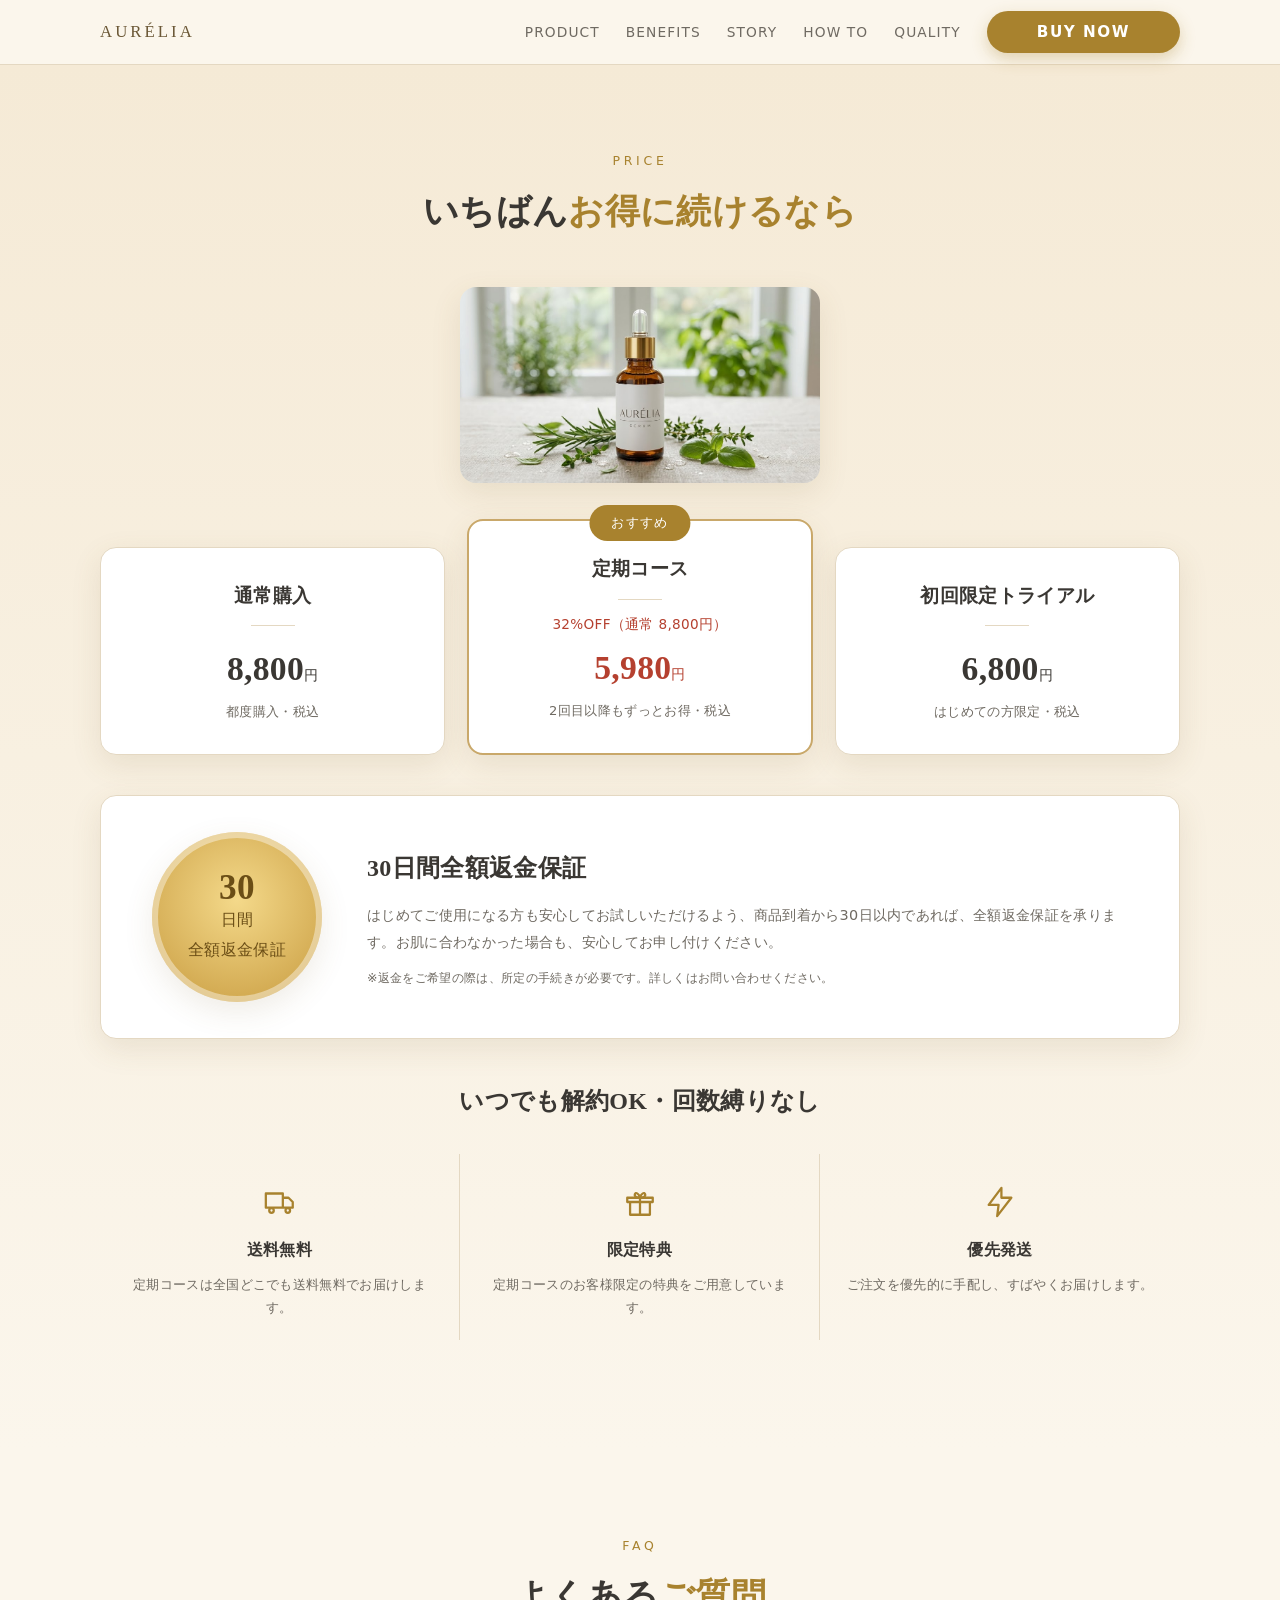
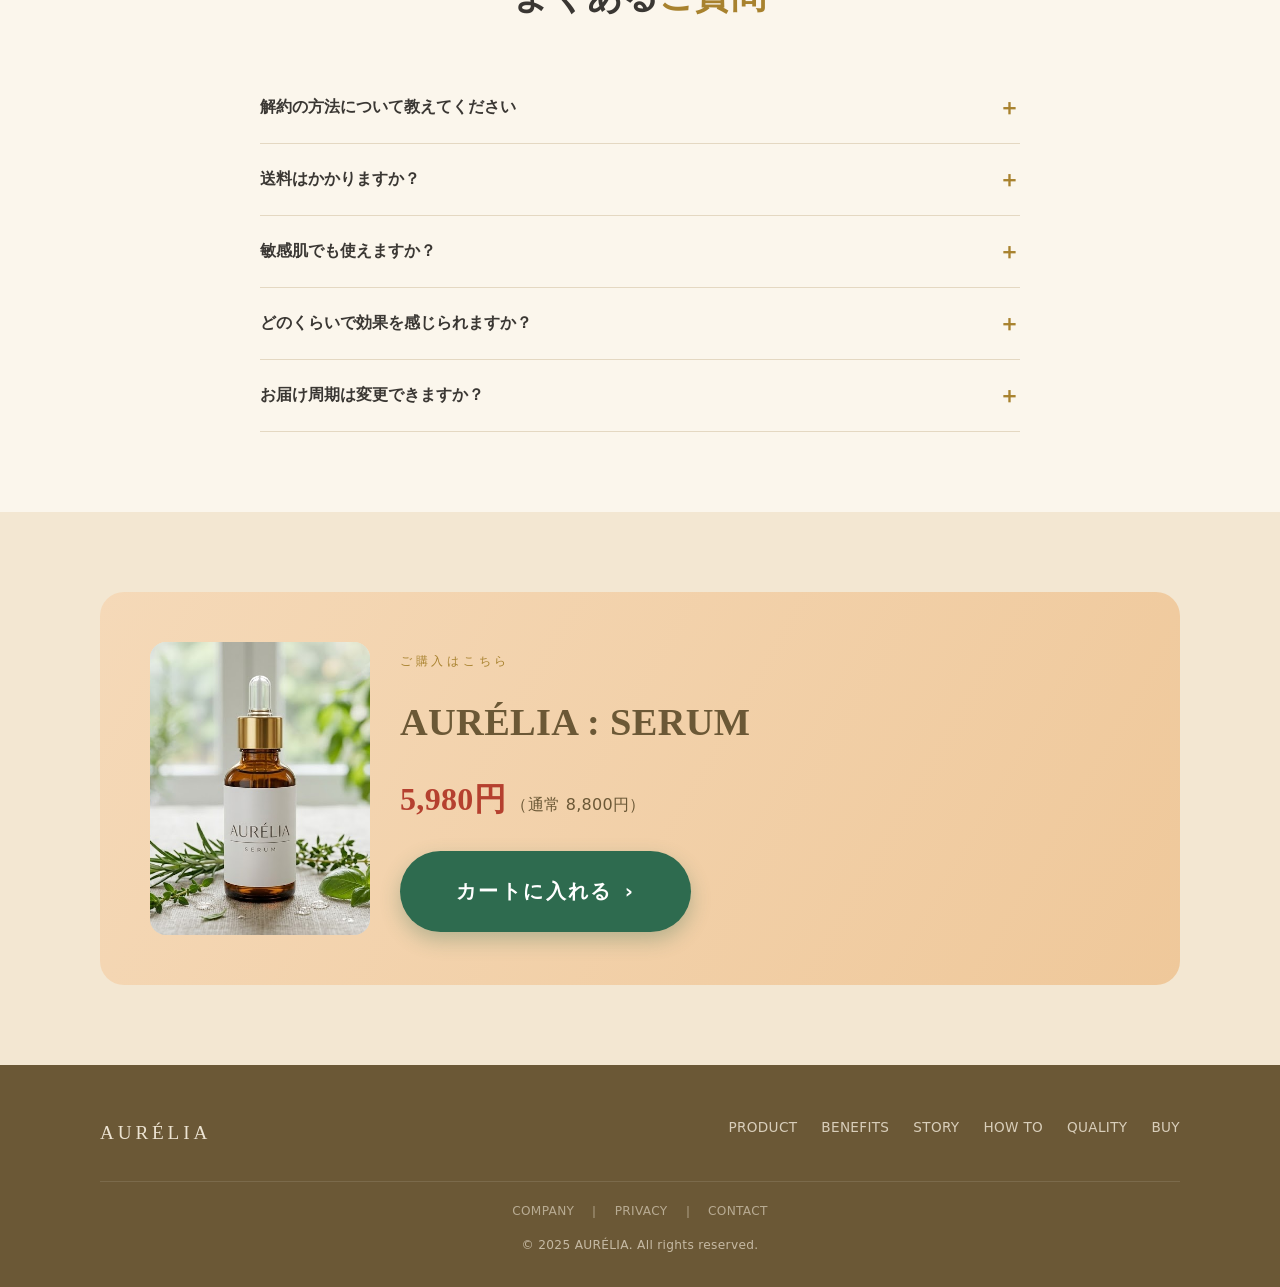
<file: pricing.html>
<!DOCTYPE html>
<html lang="ja">
<head>
  <meta charset="UTF-8" />
  <meta name="viewport" content="width=device-width, initial-scale=1.0" />
  <title>ご購入｜いちばんお得に続けるなら - AURÉLIA</title>
  <meta name="description" content="AURÉLIA のご購入。定期コースなら5,980円。30日間全額返金保証・いつでも解約OK・回数縛りなし。" />
  <link rel="stylesheet" href="assets/css/style.css" />
</head>
<body>

  <svg class="svg-sprite" xmlns="http://www.w3.org/2000/svg" aria-hidden="true">
    <symbol id="ic-drop" viewBox="0 0 24 24"><path d="M12 3s-6 6.8-6 11a6 6 0 0 0 12 0c0-4.2-6-11-6-11z"/></symbol>
    <symbol id="ic-sparkle" viewBox="0 0 24 24"><path d="M12 3c.6 4.2 1.8 5.4 6 6-4.2.6-5.4 1.8-6 6-.6-4.2-1.8-5.4-6-6 4.2-.6 5.4-1.8 6-6z"/></symbol>
    <symbol id="ic-leaf" viewBox="0 0 24 24"><path d="M5 19c0-8 6-14 15-14 0 9-6 15-15 14z"/><path d="M5 19 16 8"/></symbol>
    <symbol id="ic-sun" viewBox="0 0 24 24"><circle cx="12" cy="12" r="4"/><path d="M12 2v2M12 20v2M2 12h2M20 12h2M5 5l1.5 1.5M17.5 17.5 19 19M19 5l-1.5 1.5M6.5 17.5 5 19"/></symbol>
    <symbol id="ic-hourglass" viewBox="0 0 24 24"><path d="M7 3h10M7 21h10M9 3v3l3 4 3-4V3M9 21v-3l3-4 3 4v3"/></symbol>
    <symbol id="ic-shield" viewBox="0 0 24 24"><path d="M12 3 19 6v5c0 5-7 10-7 10S5 16 5 11V6z"/></symbol>
    <symbol id="ic-cloud" viewBox="0 0 24 24"><path d="M7 18a4 4 0 0 1 0-8 5 5 0 0 1 9.6-1.3A3.5 3.5 0 0 1 18 18z"/></symbol>
    <symbol id="ic-idea" viewBox="0 0 24 24"><path d="M9 18h6M10 21h4"/><path d="M12 3a6 6 0 0 0-4 10c.8.8 1 1.5 1 2h6c0-.5.2-1.2 1-2a6 6 0 0 0-4-10z"/></symbol>
    <symbol id="ic-flask" viewBox="0 0 24 24"><path d="M10 3v6l-5 9a1.5 1.5 0 0 0 1.3 2.2h11.4A1.5 1.5 0 0 0 19 18l-5-9V3M9 3h6"/></symbol>
    <symbol id="ic-moon" viewBox="0 0 24 24"><path d="M20 14.5A8 8 0 1 1 9.5 4 6.5 6.5 0 0 0 20 14.5z"/></symbol>
    <symbol id="ic-flower" viewBox="0 0 24 24"><circle cx="12" cy="12" r="2.2"/><path d="M12 9.8c-1-3 .5-5 0-6.8-.5 1.8 1 3.8 0 6.8zM12 14.2c1 3-.5 5 0 6.8.5-1.8-1-3.8 0-6.8zM9.8 12c-3-1-5 .5-6.8 0 1.8-.5 3.8 1 6.8 0zM14.2 12c3-1 5 .5 6.8 0-1.8-.5-3.8 1-6.8 0z"/></symbol>
    <symbol id="ic-palette" viewBox="0 0 24 24"><path d="M12 3a9 9 0 1 0 0 18c1.1 0 1.5-1.4.8-2.2-.6-.7-.2-1.8.8-1.8H17a4 4 0 0 0 4-4c0-4.4-4-8-9-8z"/><circle cx="8" cy="11" r="1"/><circle cx="12" cy="8" r="1"/><circle cx="16" cy="11" r="1"/></symbol>
    <symbol id="ic-molecule" viewBox="0 0 24 24"><circle cx="12" cy="12" r="2.5"/><circle cx="5" cy="6" r="2"/><circle cx="19" cy="7" r="2"/><circle cx="17" cy="19" r="2"/><path d="M10.2 10.5 6.5 7.5M13.8 10.8 17 8.2M13 14.3 16 17.3"/></symbol>
    <symbol id="ic-bottle" viewBox="0 0 24 24"><path d="M10 3h4v2.5l1.5 2V20a1 1 0 0 1-1 1h-5a1 1 0 0 1-1-1V7.5L10 5.5zM9 13h6"/></symbol>
    <symbol id="ic-tube" viewBox="0 0 24 24"><path d="M9 2v13a3 3 0 0 0 6 0V2M8 2h8M9.5 11h5"/></symbol>
    <symbol id="ic-check" viewBox="0 0 24 24"><path d="M4 12.5 9.5 18 20 6"/></symbol>
    <symbol id="ic-medal" viewBox="0 0 24 24"><circle cx="12" cy="9" r="5.5"/><path d="M9 13.5 7 22l5-2.8L17 22l-2-8.5"/></symbol>
    <symbol id="ic-truck" viewBox="0 0 24 24"><path d="M2 6h12v10H2zM14 9h4l3 3v4h-7z"/><circle cx="6" cy="18" r="1.6"/><circle cx="17.5" cy="18" r="1.6"/></symbol>
    <symbol id="ic-gift" viewBox="0 0 24 24"><path d="M3 9h18v3H3zM5 12h14v9H5zM12 9v12"/><path d="M12 9C10 9 7.8 8.4 8.4 6.5 8.9 5 11 5.6 12 9zM12 9c2 0 4.2-.6 3.6-2.5C15.1 5 13 5.6 12 9z"/></symbol>
    <symbol id="ic-bolt" viewBox="0 0 24 24"><path d="M13 2 4 14h7l-1 8 10-13h-7z"/></symbol>
  </svg>

  <header class="site-header">
    <nav class="nav container">
      <a class="brand" href="index.html">AURÉLIA</a>
      <button class="nav-toggle" aria-label="メニュー" aria-expanded="false"><span></span><span></span><span></span></button>
      <ul class="nav-links">
        <li><a href="index.html">PRODUCT</a></li>
        <li><a href="problem.html">BENEFITS</a></li>
        <li><a href="story.html">STORY</a></li>
        <li><a href="howto.html">HOW TO</a></li>
        <li><a href="quality.html">QUALITY</a></li>
        <li><a class="nav-cta" href="pricing.html">BUY NOW</a></li>
      </ul>
    </nav>
  </header>

  <!-- ===== プラン ===== -->
  <section class="section" style="background:linear-gradient(180deg,#f5ead6,#fbf6ec);">
    <div class="container">
      <div class="section-head reveal">
        <p class="eyebrow">PRICE</p>
        <h2 class="section-title">いちばん<em>お得に続けるなら</em></h2>
      </div>
      <img src="assets/img/bottle-box.jpg" alt="AURÉLIA : SERUM" class="reveal" style="width:100%;max-width:360px;border-radius:var(--radius);box-shadow:var(--shadow);display:block;margin:0 auto 36px;" onerror="this.remove()">
      <div class="plans">
        <div class="plan reveal">
          <h3>通常購入</h3>
          <div class="rule"></div>
          <div class="price">8,800<small>円</small></div>
          <div class="was">都度購入・税込</div>
        </div>
        <div class="plan featured reveal">
          <div class="ribbon">おすすめ</div>
          <h3>定期コース</h3>
          <div class="rule"></div>
          <div class="off">32%OFF（通常 8,800円）</div>
          <div class="price">5,980<small>円</small></div>
          <div class="was">2回目以降もずっとお得・税込</div>
        </div>
        <div class="plan reveal">
          <h3>初回限定トライアル</h3>
          <div class="rule"></div>
          <div class="price">6,800<small>円</small></div>
          <div class="was">はじめての方限定・税込</div>
        </div>
      </div>

      <!-- 返金保証 -->
      <div class="guarantee reveal">
        <div class="seal"><div><div class="d">30</div>日間<br>全額返金保証</div></div>
        <div>
          <h3>30日間全額返金保証</h3>
          <p>はじめてご使用になる方も安心してお試しいただけるよう、商品到着から30日以内であれば、全額返金保証を承ります。お肌に合わなかった場合も、安心してお申し付けください。</p>
          <p class="note">※返金をご希望の際は、所定の手続きが必要です。詳しくはお問い合わせください。</p>
        </div>
      </div>

      <!-- 特典 -->
      <h3 style="text-align:center;font-family:var(--serif);font-size:1.5rem;margin:40px 0 0;" class="reveal">いつでも解約OK・回数縛りなし</h3>
      <div class="perks-3 reveal">
        <div class="perk"><div class="ic"><svg class="ic-svg"><use href="#ic-truck"/></svg></div><h4>送料無料</h4><p>定期コースは全国どこでも送料無料でお届けします。</p></div>
        <div class="perk"><div class="ic"><svg class="ic-svg"><use href="#ic-gift"/></svg></div><h4>限定特典</h4><p>定期コースのお客様限定の特典をご用意しています。</p></div>
        <div class="perk"><div class="ic"><svg class="ic-svg"><use href="#ic-bolt"/></svg></div><h4>優先発送</h4><p>ご注文を優先的に手配し、すばやくお届けします。</p></div>
      </div>
    </div>
  </section>

  <!-- ===== FAQ ===== -->
  <section class="section">
    <div class="container">
      <div class="section-head reveal">
        <p class="eyebrow">FAQ</p>
        <h2 class="section-title">よくある<em>ご質問</em></h2>
      </div>
      <div class="faq reveal">
        <div class="faq-item">
          <button class="faq-q" aria-expanded="false">解約の方法について教えてください <span class="pm">＋</span></button>
          <div class="faq-a"><p>次回お届け予定日の10日前までに、お電話またはマイページよりお手続きいただけます。回数の縛りはございませんので、いつでも解約可能です。</p></div>
        </div>
        <div class="faq-item">
          <button class="faq-q" aria-expanded="false">送料はかかりますか？ <span class="pm">＋</span></button>
          <div class="faq-a"><p>定期コースは全国送料無料です。通常購入の場合は、別途送料がかかる場合がございます。</p></div>
        </div>
        <div class="faq-item">
          <button class="faq-q" aria-expanded="false">敏感肌でも使えますか？ <span class="pm">＋</span></button>
          <div class="faq-a"><p>香料・着色料・鉱物油など6つの無添加処方です。ただし、心配な方は念のためパッチテストをおすすめします。</p></div>
        </div>
        <div class="faq-item">
          <button class="faq-q" aria-expanded="false">どのくらいで効果を感じられますか？ <span class="pm">＋</span></button>
          <div class="faq-a"><p>肌の状態には個人差があります。肌のターンオーバーを考慮し、まずは1〜3ヶ月の継続使用をおすすめしています。</p></div>
        </div>
        <div class="faq-item">
          <button class="faq-q" aria-expanded="false">お届け周期は変更できますか？ <span class="pm">＋</span></button>
          <div class="faq-a"><p>はい。マイページまたはお電話より、お届け周期の変更・スキップを承っております。</p></div>
        </div>
      </div>
    </div>
  </section>

  <!-- ===== Final CTA ===== -->
  <section class="section section--cream3">
    <div class="container">
      <div class="cta-banner reveal">
        <div class="bottle-mini">
          <img class="ph-img" src="assets/img/bottle-box.jpg" alt="AURÉLIA セラム" onerror="this.remove()" />
          <span>AURÉLIA</span>
        </div>
        <div>
          <p class="eyebrow">ご購入はこちら</p>
          <h2>AURÉLIA : SERUM</h2>
          <p class="pr"><span class="now">5,980円</span> <span class="was">（通常 8,800円）</span></p>
          <a class="btn btn--green" href="#" onclick="alert('ご購入ありがとうございます（デモ）');return false;">カートに入れる <span class="arrow">›</span></a>
        </div>
      </div>
    </div>
  </section>

  <footer class="site-footer">
    <div class="container">
      <div class="footer-top">
        <div class="footer-brand"><a href="index.html">AURÉLIA</a></div>
        <nav class="footer-nav">
          <a href="index.html">PRODUCT</a><a href="problem.html">BENEFITS</a><a href="story.html">STORY</a>
          <a href="howto.html">HOW TO</a><a href="quality.html">QUALITY</a><a href="pricing.html">BUY</a>
        </nav>
      </div>
      <div class="footer-bottom">
        <div class="footer-legal">
          <a href="company.html">COMPANY</a> ｜ <a href="privacy.html">PRIVACY</a> ｜ <a href="contact.html">CONTACT</a>
        </div>
        © 2025 AURÉLIA. All rights reserved.
      </div>
    </div>
  </footer>

  <script src="assets/js/main.js"></script>
</body>
</html>
</file>
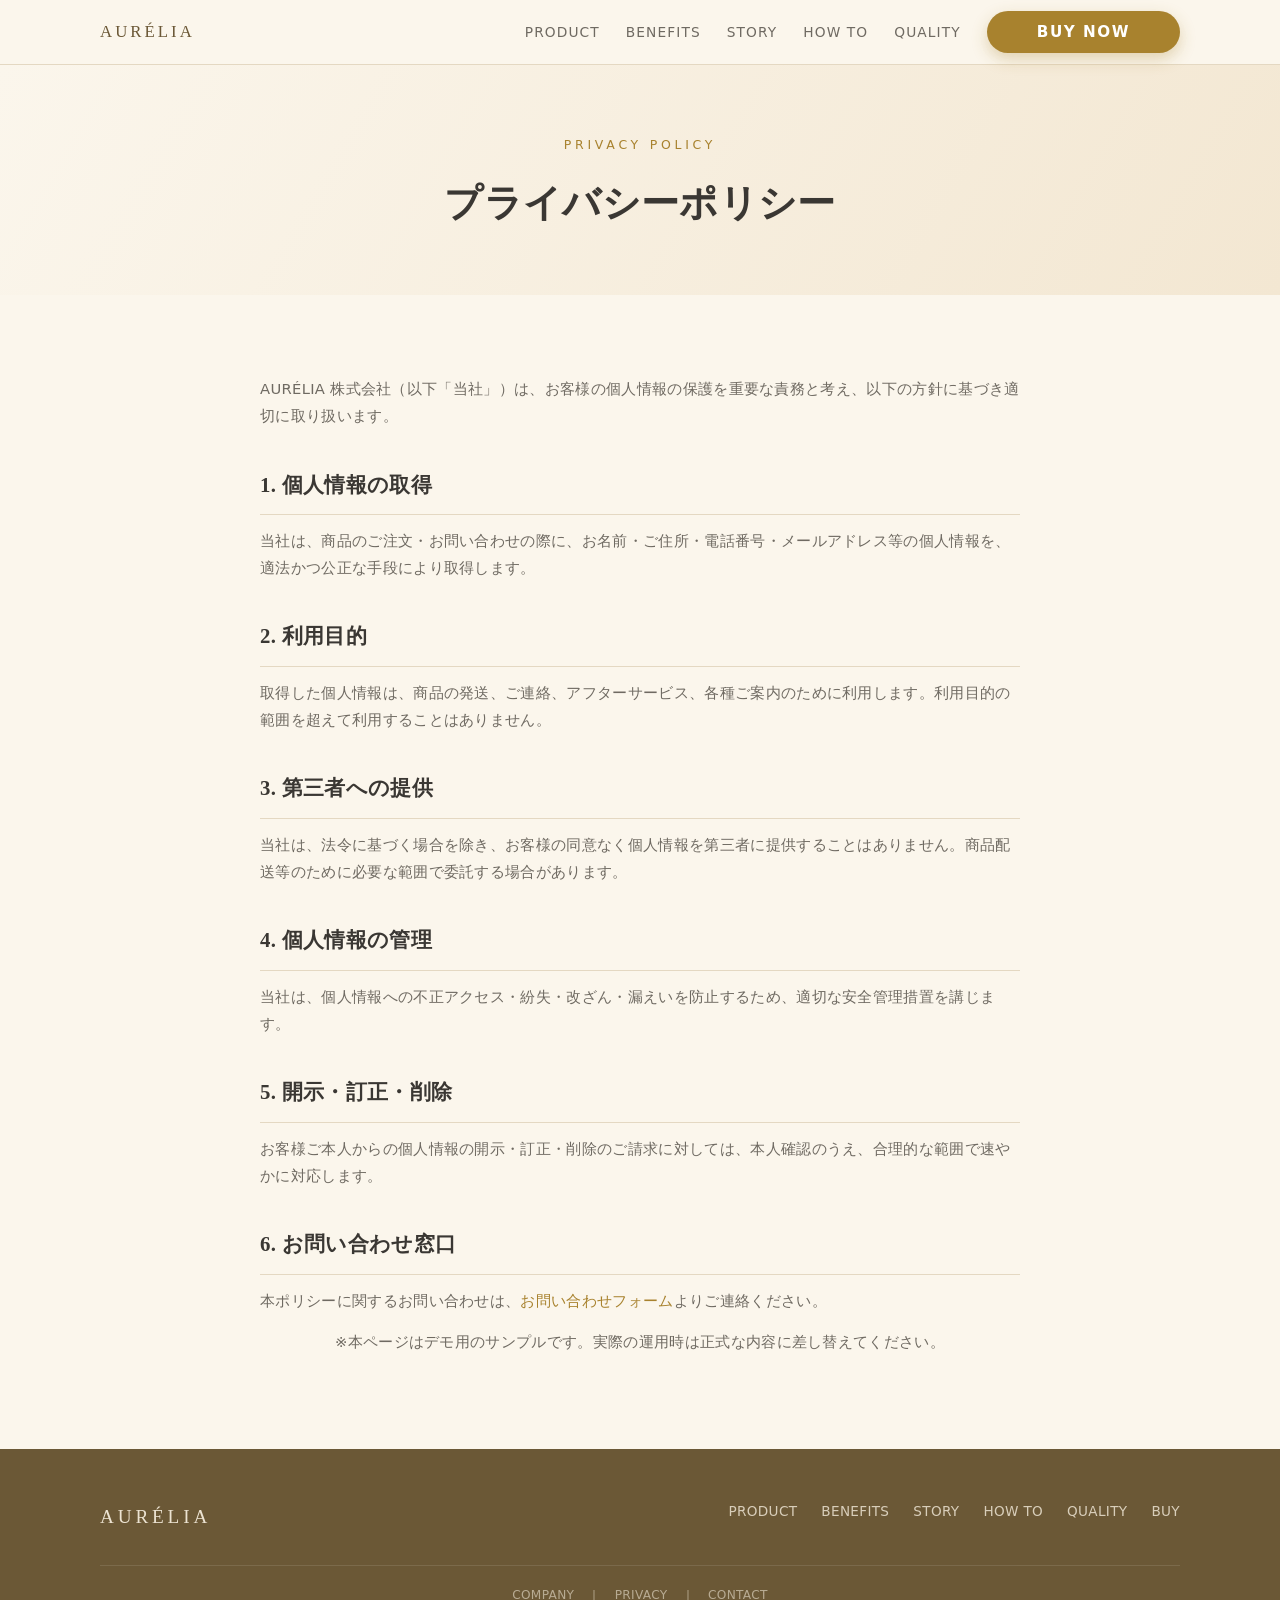
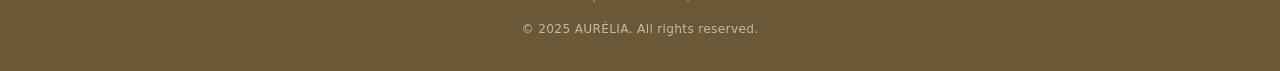
<file: privacy.html>
<!DOCTYPE html>
<html lang="ja">
<head>
  <meta charset="UTF-8" />
  <meta name="viewport" content="width=device-width, initial-scale=1.0" />
  <title>プライバシーポリシー｜AURÉLIA</title>
  <meta name="description" content="AURÉLIA のプライバシーポリシー（個人情報保護方針）。" />
  <link rel="stylesheet" href="assets/css/style.css" />
</head>
<body>

  <header class="site-header">
    <nav class="nav container">
      <a class="brand" href="index.html">AURÉLIA</a>
      <button class="nav-toggle" aria-label="メニュー" aria-expanded="false"><span></span><span></span><span></span></button>
      <ul class="nav-links">
        <li><a href="index.html">PRODUCT</a></li>
        <li><a href="problem.html">BENEFITS</a></li>
        <li><a href="story.html">STORY</a></li>
        <li><a href="howto.html">HOW TO</a></li>
        <li><a href="quality.html">QUALITY</a></li>
        <li><a class="nav-cta" href="pricing.html">BUY NOW</a></li>
      </ul>
    </nav>
  </header>

  <section class="page-hero">
    <div class="container">
      <p class="eyebrow">PRIVACY POLICY</p>
      <h1>プライバシーポリシー</h1>
    </div>
  </section>

  <section class="section">
    <div class="container">
      <div class="prose">
        <p>AURÉLIA 株式会社（以下「当社」）は、お客様の個人情報の保護を重要な責務と考え、以下の方針に基づき適切に取り扱います。</p>

        <h2>1. 個人情報の取得</h2>
        <p>当社は、商品のご注文・お問い合わせの際に、お名前・ご住所・電話番号・メールアドレス等の個人情報を、適法かつ公正な手段により取得します。</p>

        <h2>2. 利用目的</h2>
        <p>取得した個人情報は、商品の発送、ご連絡、アフターサービス、各種ご案内のために利用します。利用目的の範囲を超えて利用することはありません。</p>

        <h2>3. 第三者への提供</h2>
        <p>当社は、法令に基づく場合を除き、お客様の同意なく個人情報を第三者に提供することはありません。商品配送等のために必要な範囲で委託する場合があります。</p>

        <h2>4. 個人情報の管理</h2>
        <p>当社は、個人情報への不正アクセス・紛失・改ざん・漏えいを防止するため、適切な安全管理措置を講じます。</p>

        <h2>5. 開示・訂正・削除</h2>
        <p>お客様ご本人からの個人情報の開示・訂正・削除のご請求に対しては、本人確認のうえ、合理的な範囲で速やかに対応します。</p>

        <h2>6. お問い合わせ窓口</h2>
        <p>本ポリシーに関するお問い合わせは、<a href="contact.html" style="color:var(--gold-deep);">お問い合わせフォーム</a>よりご連絡ください。</p>

        <p class="form-note">※本ページはデモ用のサンプルです。実際の運用時は正式な内容に差し替えてください。</p>
      </div>
    </div>
  </section>

  <footer class="site-footer">
    <div class="container">
      <div class="footer-top">
        <div class="footer-brand"><a href="index.html">AURÉLIA</a></div>
        <nav class="footer-nav">
          <a href="index.html">PRODUCT</a><a href="problem.html">BENEFITS</a><a href="story.html">STORY</a>
          <a href="howto.html">HOW TO</a><a href="quality.html">QUALITY</a><a href="pricing.html">BUY</a>
        </nav>
      </div>
      <div class="footer-bottom">
        <div class="footer-legal">
          <a href="company.html">COMPANY</a> ｜ <a href="privacy.html">PRIVACY</a> ｜ <a href="contact.html">CONTACT</a>
        </div>
        © 2025 AURÉLIA. All rights reserved.
      </div>
    </div>
  </footer>

  <script src="assets/js/main.js"></script>
</body>
</html>
</file>
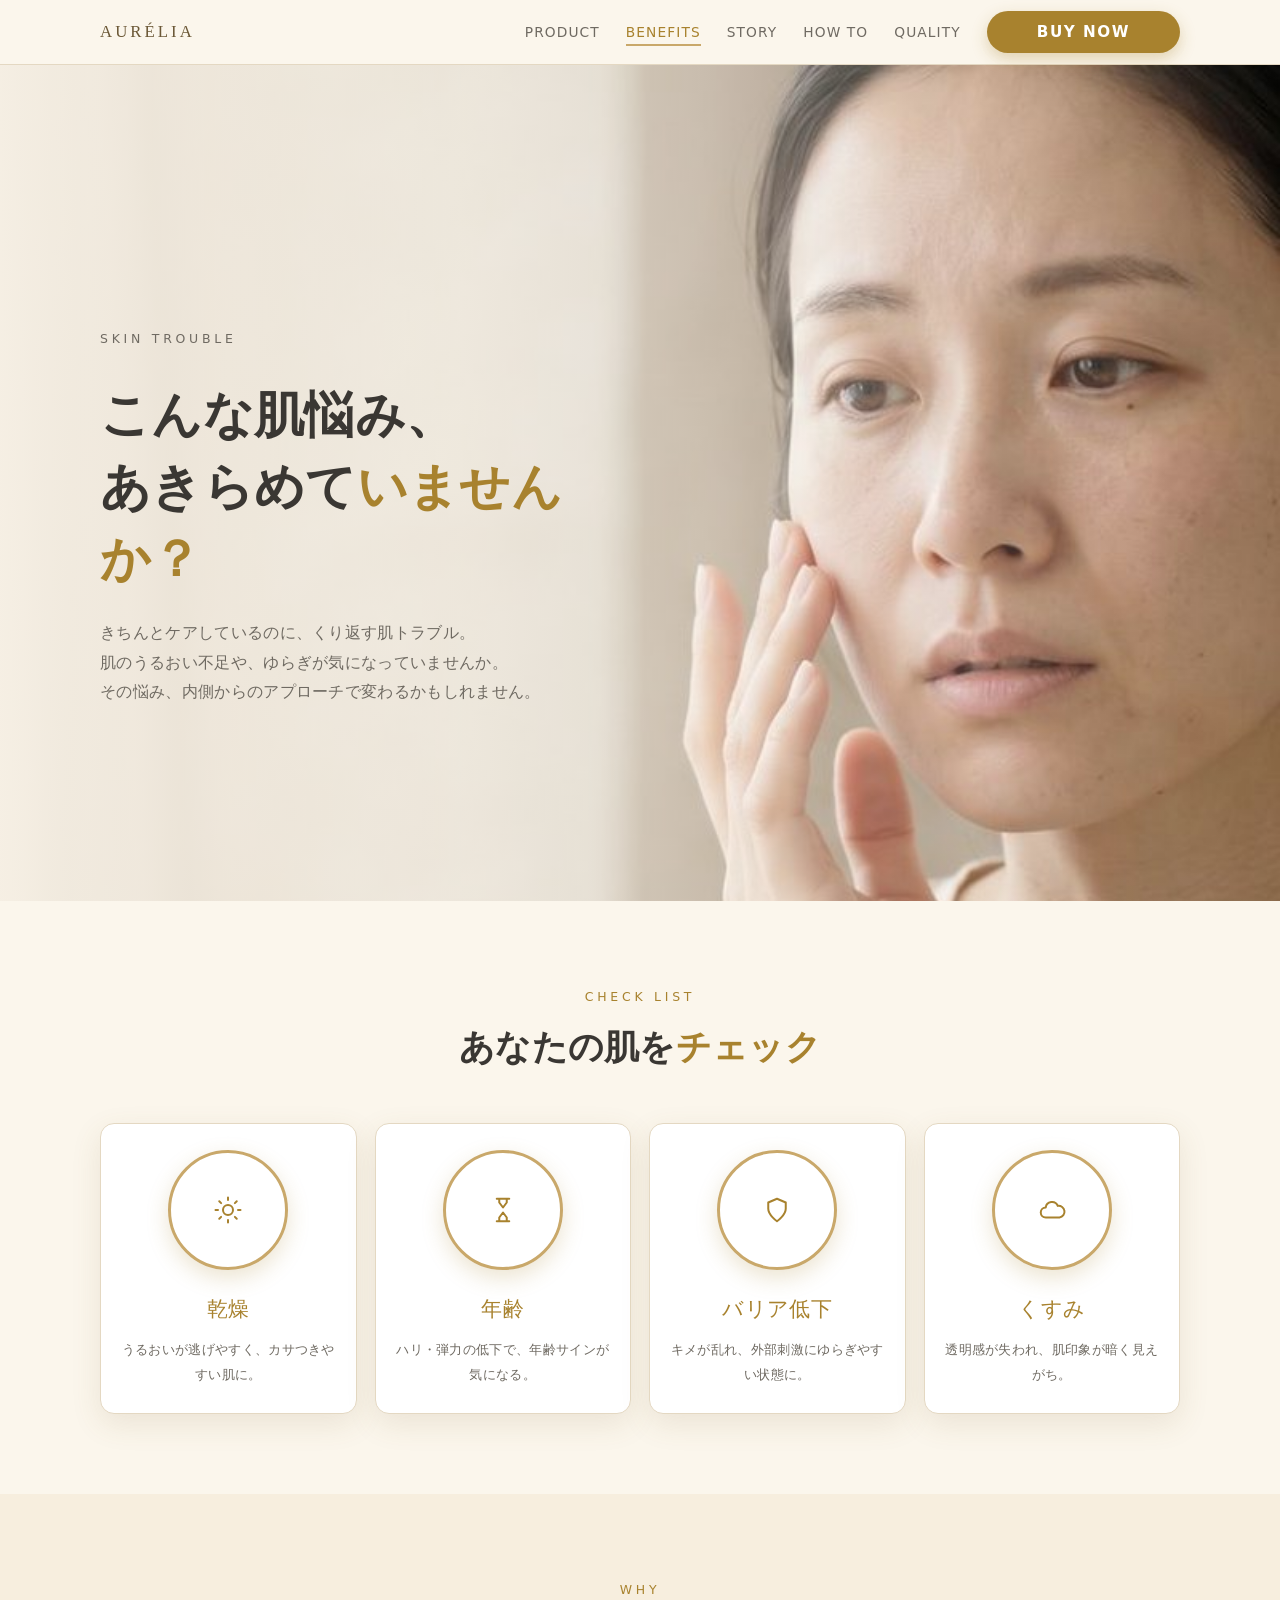
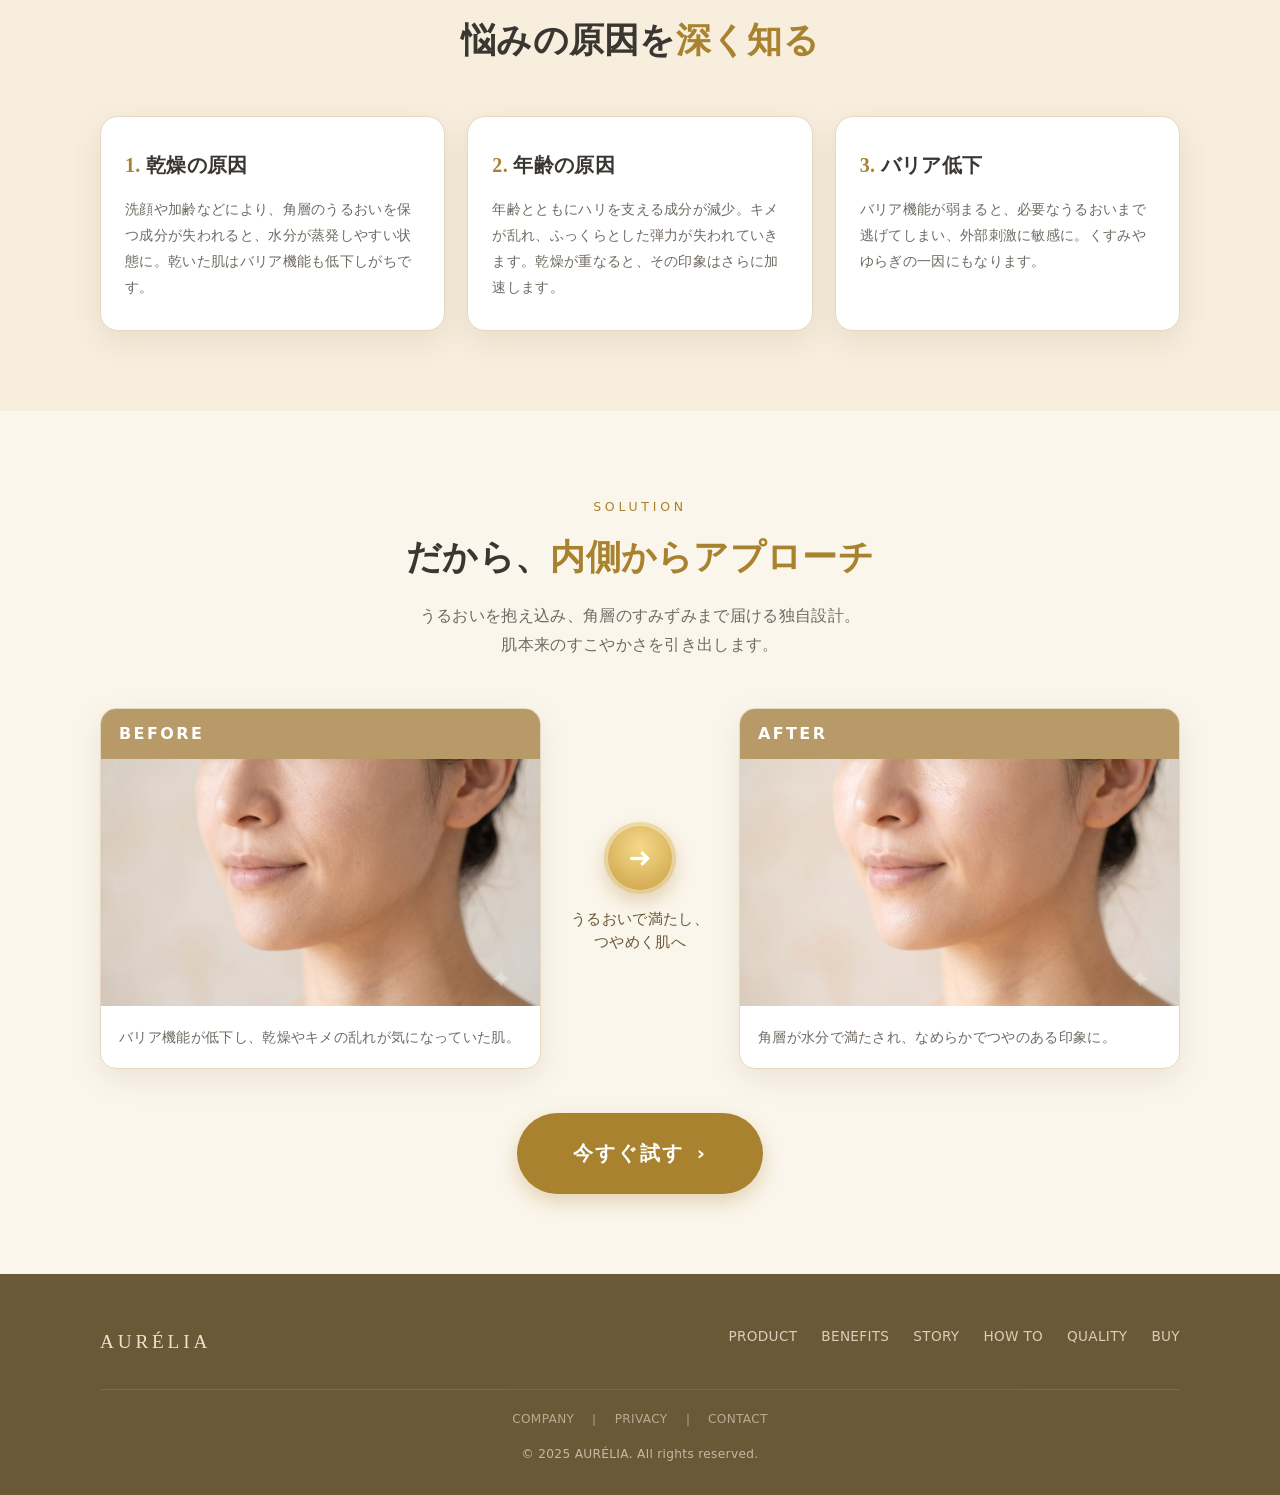
<file: problem.html>
<!DOCTYPE html>
<html lang="ja">
<head>
  <meta charset="UTF-8" />
  <meta name="viewport" content="width=device-width, initial-scale=1.0" />
  <title>肌悩みの原因｜AURÉLIA</title>
  <meta name="description" content="乾燥・年齢・バリア低下・くすみ。肌悩みの原因を深く知り、内側からアプローチする美容液 AURÉLIA。" />
  <link rel="stylesheet" href="assets/css/style.css" />
</head>
<body>

  <svg class="svg-sprite" xmlns="http://www.w3.org/2000/svg" aria-hidden="true">
    <symbol id="ic-drop" viewBox="0 0 24 24"><path d="M12 3s-6 6.8-6 11a6 6 0 0 0 12 0c0-4.2-6-11-6-11z"/></symbol>
    <symbol id="ic-sparkle" viewBox="0 0 24 24"><path d="M12 3c.6 4.2 1.8 5.4 6 6-4.2.6-5.4 1.8-6 6-.6-4.2-1.8-5.4-6-6 4.2-.6 5.4-1.8 6-6z"/></symbol>
    <symbol id="ic-leaf" viewBox="0 0 24 24"><path d="M5 19c0-8 6-14 15-14 0 9-6 15-15 14z"/><path d="M5 19 16 8"/></symbol>
    <symbol id="ic-sun" viewBox="0 0 24 24"><circle cx="12" cy="12" r="4"/><path d="M12 2v2M12 20v2M2 12h2M20 12h2M5 5l1.5 1.5M17.5 17.5 19 19M19 5l-1.5 1.5M6.5 17.5 5 19"/></symbol>
    <symbol id="ic-hourglass" viewBox="0 0 24 24"><path d="M7 3h10M7 21h10M9 3v3l3 4 3-4V3M9 21v-3l3-4 3 4v3"/></symbol>
    <symbol id="ic-shield" viewBox="0 0 24 24"><path d="M12 3 19 6v5c0 5-7 10-7 10S5 16 5 11V6z"/></symbol>
    <symbol id="ic-cloud" viewBox="0 0 24 24"><path d="M7 18a4 4 0 0 1 0-8 5 5 0 0 1 9.6-1.3A3.5 3.5 0 0 1 18 18z"/></symbol>
    <symbol id="ic-idea" viewBox="0 0 24 24"><path d="M9 18h6M10 21h4"/><path d="M12 3a6 6 0 0 0-4 10c.8.8 1 1.5 1 2h6c0-.5.2-1.2 1-2a6 6 0 0 0-4-10z"/></symbol>
    <symbol id="ic-flask" viewBox="0 0 24 24"><path d="M10 3v6l-5 9a1.5 1.5 0 0 0 1.3 2.2h11.4A1.5 1.5 0 0 0 19 18l-5-9V3M9 3h6"/></symbol>
    <symbol id="ic-moon" viewBox="0 0 24 24"><path d="M20 14.5A8 8 0 1 1 9.5 4 6.5 6.5 0 0 0 20 14.5z"/></symbol>
    <symbol id="ic-flower" viewBox="0 0 24 24"><circle cx="12" cy="12" r="2.2"/><path d="M12 9.8c-1-3 .5-5 0-6.8-.5 1.8 1 3.8 0 6.8zM12 14.2c1 3-.5 5 0 6.8.5-1.8-1-3.8 0-6.8zM9.8 12c-3-1-5 .5-6.8 0 1.8-.5 3.8 1 6.8 0zM14.2 12c3-1 5 .5 6.8 0-1.8-.5-3.8 1-6.8 0z"/></symbol>
    <symbol id="ic-palette" viewBox="0 0 24 24"><path d="M12 3a9 9 0 1 0 0 18c1.1 0 1.5-1.4.8-2.2-.6-.7-.2-1.8.8-1.8H17a4 4 0 0 0 4-4c0-4.4-4-8-9-8z"/><circle cx="8" cy="11" r="1"/><circle cx="12" cy="8" r="1"/><circle cx="16" cy="11" r="1"/></symbol>
    <symbol id="ic-molecule" viewBox="0 0 24 24"><circle cx="12" cy="12" r="2.5"/><circle cx="5" cy="6" r="2"/><circle cx="19" cy="7" r="2"/><circle cx="17" cy="19" r="2"/><path d="M10.2 10.5 6.5 7.5M13.8 10.8 17 8.2M13 14.3 16 17.3"/></symbol>
    <symbol id="ic-bottle" viewBox="0 0 24 24"><path d="M10 3h4v2.5l1.5 2V20a1 1 0 0 1-1 1h-5a1 1 0 0 1-1-1V7.5L10 5.5zM9 13h6"/></symbol>
    <symbol id="ic-tube" viewBox="0 0 24 24"><path d="M9 2v13a3 3 0 0 0 6 0V2M8 2h8M9.5 11h5"/></symbol>
    <symbol id="ic-check" viewBox="0 0 24 24"><path d="M4 12.5 9.5 18 20 6"/></symbol>
    <symbol id="ic-medal" viewBox="0 0 24 24"><circle cx="12" cy="9" r="5.5"/><path d="M9 13.5 7 22l5-2.8L17 22l-2-8.5"/></symbol>
    <symbol id="ic-truck" viewBox="0 0 24 24"><path d="M2 6h12v10H2zM14 9h4l3 3v4h-7z"/><circle cx="6" cy="18" r="1.6"/><circle cx="17.5" cy="18" r="1.6"/></symbol>
    <symbol id="ic-gift" viewBox="0 0 24 24"><path d="M3 9h18v3H3zM5 12h14v9H5zM12 9v12"/><path d="M12 9C10 9 7.8 8.4 8.4 6.5 8.9 5 11 5.6 12 9zM12 9c2 0 4.2-.6 3.6-2.5C15.1 5 13 5.6 12 9z"/></symbol>
    <symbol id="ic-bolt" viewBox="0 0 24 24"><path d="M13 2 4 14h7l-1 8 10-13h-7z"/></symbol>
  </svg>

  <header class="site-header">
    <nav class="nav container">
      <a class="brand" href="index.html">AURÉLIA</a>
      <button class="nav-toggle" aria-label="メニュー" aria-expanded="false"><span></span><span></span><span></span></button>
      <ul class="nav-links">
        <li><a href="index.html">PRODUCT</a></li>
        <li><a href="problem.html">BENEFITS</a></li>
        <li><a href="story.html">STORY</a></li>
        <li><a href="howto.html">HOW TO</a></li>
        <li><a href="quality.html">QUALITY</a></li>
        <li><a class="nav-cta" href="pricing.html">BUY NOW</a></li>
      </ul>
    </nav>
  </header>

  <!-- ===== 悩み共感 ===== -->
  <section class="hero hero--full">
    <div class="hero-bg">
      <picture><source media="(max-width:600px)" srcset="assets/img/problem-hero-m.jpg"><img src="assets/img/problem-hero.jpg" alt="肌悩みのイメージ" onerror="this.style.display='none'" /></picture>
    </div>
    <div class="hero-scrim"></div>
    <div class="hero-content container">
      <div class="reveal">
        <p class="eyebrow">SKIN TROUBLE</p>
        <h1>こんな肌悩み、<br />あきらめて<em>いませんか？</em></h1>
        <p>きちんとケアしているのに、くり返す肌トラブル。<br />肌のうるおい不足や、ゆらぎが気になっていませんか。<br />その悩み、内側からのアプローチで変わるかもしれません。</p>
      </div>
    </div>
  </section>

  <!-- ===== あなたの肌をチェック ===== -->
  <section class="section">
    <div class="container">
      <div class="section-head reveal">
        <p class="eyebrow">CHECK LIST</p>
        <h2 class="section-title">あなたの肌を<em>チェック</em></h2>
      </div>
      <div class="check-4">
        <div class="check-card reveal"><div class="icon-circle"><svg class="ic-svg"><use href="#ic-sun"/></svg></div><div class="big">乾燥</div><p>うるおいが逃げやすく、カサつきやすい肌に。</p></div>
        <div class="check-card reveal"><div class="icon-circle"><svg class="ic-svg"><use href="#ic-hourglass"/></svg></div><div class="big">年齢</div><p>ハリ・弾力の低下で、年齢サインが気になる。</p></div>
        <div class="check-card reveal"><div class="icon-circle"><svg class="ic-svg"><use href="#ic-shield"/></svg></div><div class="big">バリア低下</div><p>キメが乱れ、外部刺激にゆらぎやすい状態に。</p></div>
        <div class="check-card reveal"><div class="icon-circle"><svg class="ic-svg"><use href="#ic-cloud"/></svg></div><div class="big">くすみ</div><p>透明感が失われ、肌印象が暗く見えがち。</p></div>
      </div>
    </div>
  </section>

  <!-- ===== 悩みの原因を深く知る ===== -->
  <section class="section section--cream2">
    <div class="container">
      <div class="section-head reveal">
        <p class="eyebrow">WHY</p>
        <h2 class="section-title">悩みの原因を<em>深く知る</em></h2>
      </div>
      <div class="cause-3">
        <div class="cause reveal">
          <h3><span>1.</span> 乾燥の原因</h3>
          <p>洗顔や加齢などにより、角層のうるおいを保つ成分が失われると、水分が蒸発しやすい状態に。乾いた肌はバリア機能も低下しがちです。</p>
        </div>
        <div class="cause reveal">
          <h3><span>2.</span> 年齢の原因</h3>
          <p>年齢とともにハリを支える成分が減少。キメが乱れ、ふっくらとした弾力が失われていきます。乾燥が重なると、その印象はさらに加速します。</p>
        </div>
        <div class="cause reveal">
          <h3><span>3.</span> バリア低下</h3>
          <p>バリア機能が弱まると、必要なうるおいまで逃げてしまい、外部刺激に敏感に。くすみやゆらぎの一因にもなります。</p>
        </div>
      </div>
    </div>
  </section>

  <!-- ===== だから内側からアプローチ ===== -->
  <section class="section">
    <div class="container">
      <div class="section-head reveal">
        <p class="eyebrow">SOLUTION</p>
        <h2 class="section-title">だから、<em>内側からアプローチ</em></h2>
        <p class="lead">うるおいを抱え込み、角層のすみずみまで届ける独自設計。<br />肌本来のすこやかさを引き出します。</p>
      </div>
      <div class="ba reveal">
        <div class="panel">
          <div class="label">BEFORE</div>
          <div class="img swatch--before"><img class="ph-img" src="assets/img/before.jpg" alt="使用前の肌" onerror="this.remove()"></div>
          <div class="body">バリア機能が低下し、乾燥やキメの乱れが気になっていた肌。</div>
        </div>
        <div class="ba-arrow">
          <span class="ring">➜</span>
          <span class="cap">うるおいで満たし、<br>つやめく肌へ</span>
        </div>
        <div class="panel">
          <div class="label">AFTER</div>
          <div class="img swatch--after"><img class="ph-img" src="assets/img/after.jpg" alt="使用後の肌" onerror="this.remove()"></div>
          <div class="body">角層が水分で満たされ、なめらかでつやのある印象に。</div>
        </div>
      </div>
      <div style="text-align:center;margin-top:44px;" class="reveal">
        <a class="btn btn--gold" href="pricing.html">今すぐ試す <span class="arrow">›</span></a>
      </div>
    </div>
  </section>

  <footer class="site-footer">
    <div class="container">
      <div class="footer-top">
        <div class="footer-brand"><a href="index.html">AURÉLIA</a></div>
        <nav class="footer-nav">
          <a href="index.html">PRODUCT</a><a href="problem.html">BENEFITS</a><a href="story.html">STORY</a>
          <a href="howto.html">HOW TO</a><a href="quality.html">QUALITY</a><a href="pricing.html">BUY</a>
        </nav>
      </div>
      <div class="footer-bottom">
        <div class="footer-legal">
          <a href="company.html">COMPANY</a> ｜ <a href="privacy.html">PRIVACY</a> ｜ <a href="contact.html">CONTACT</a>
        </div>
        © 2025 AURÉLIA. All rights reserved.
      </div>
    </div>
  </footer>

  <script src="assets/js/main.js"></script>
</body>
</html>
</file>
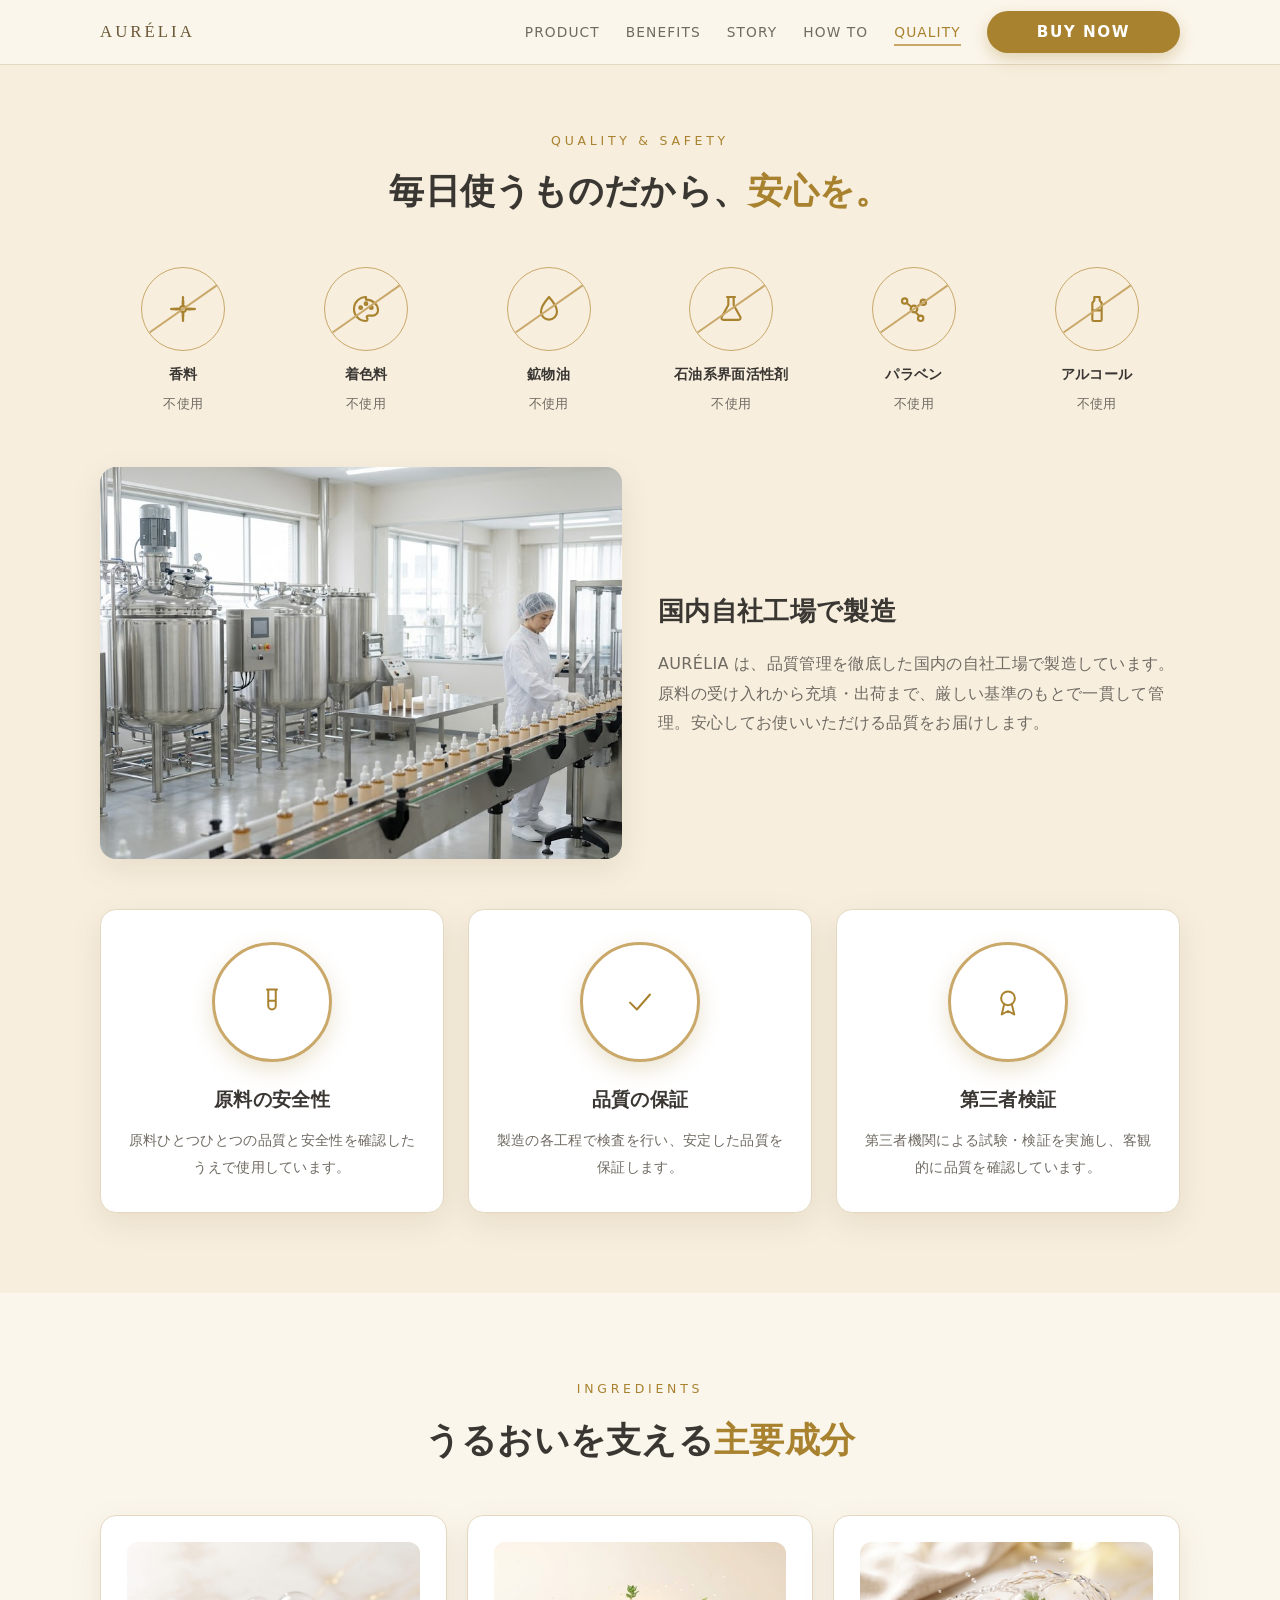
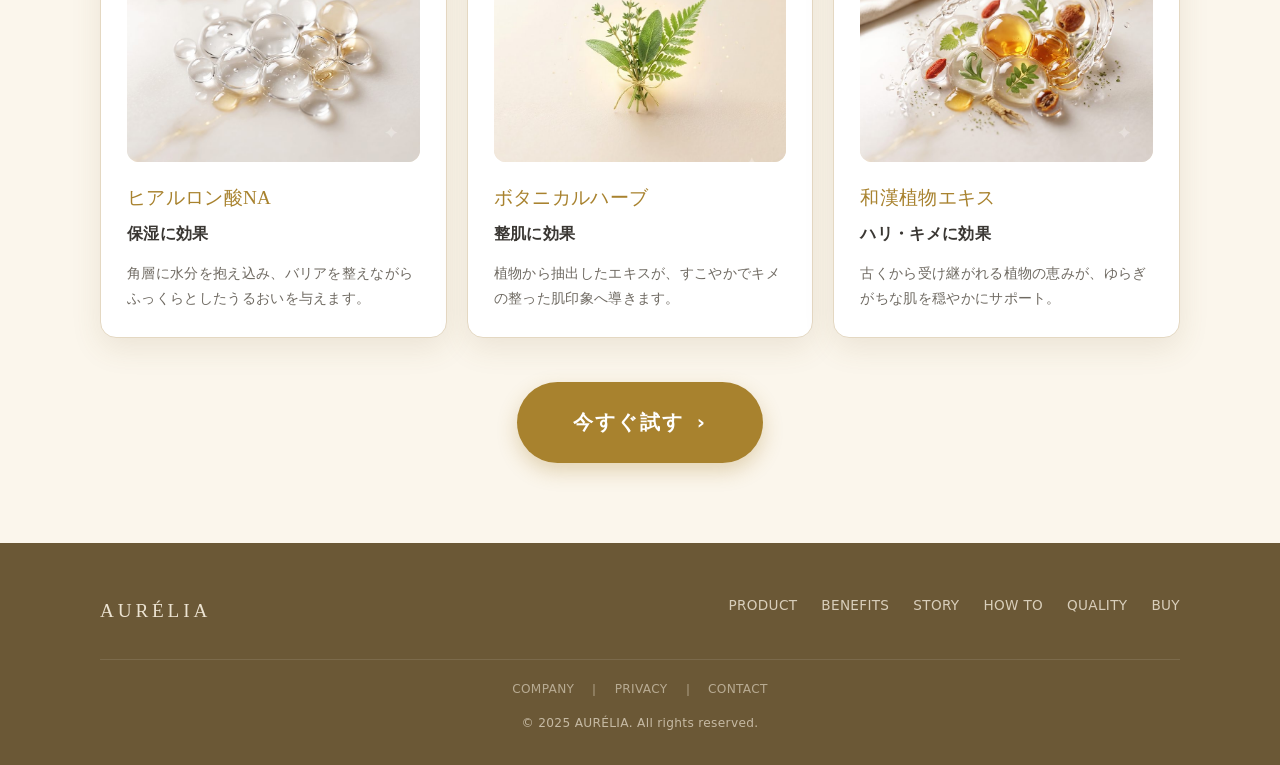
<file: quality.html>
<!DOCTYPE html>
<html lang="ja">
<head>
  <meta charset="UTF-8" />
  <meta name="viewport" content="width=device-width, initial-scale=1.0" />
  <title>品質へのこだわり｜毎日使うものだから、安心を - AURÉLIA</title>
  <meta name="description" content="6つの無添加・国内自社工場製造・第三者検証。毎日使うものだからこその安心品質をお届けします。" />
  <link rel="stylesheet" href="assets/css/style.css" />
</head>
<body>

  <svg class="svg-sprite" xmlns="http://www.w3.org/2000/svg" aria-hidden="true">
    <symbol id="ic-drop" viewBox="0 0 24 24"><path d="M12 3s-6 6.8-6 11a6 6 0 0 0 12 0c0-4.2-6-11-6-11z"/></symbol>
    <symbol id="ic-sparkle" viewBox="0 0 24 24"><path d="M12 3c.6 4.2 1.8 5.4 6 6-4.2.6-5.4 1.8-6 6-.6-4.2-1.8-5.4-6-6 4.2-.6 5.4-1.8 6-6z"/></symbol>
    <symbol id="ic-leaf" viewBox="0 0 24 24"><path d="M5 19c0-8 6-14 15-14 0 9-6 15-15 14z"/><path d="M5 19 16 8"/></symbol>
    <symbol id="ic-sun" viewBox="0 0 24 24"><circle cx="12" cy="12" r="4"/><path d="M12 2v2M12 20v2M2 12h2M20 12h2M5 5l1.5 1.5M17.5 17.5 19 19M19 5l-1.5 1.5M6.5 17.5 5 19"/></symbol>
    <symbol id="ic-hourglass" viewBox="0 0 24 24"><path d="M7 3h10M7 21h10M9 3v3l3 4 3-4V3M9 21v-3l3-4 3 4v3"/></symbol>
    <symbol id="ic-shield" viewBox="0 0 24 24"><path d="M12 3 19 6v5c0 5-7 10-7 10S5 16 5 11V6z"/></symbol>
    <symbol id="ic-cloud" viewBox="0 0 24 24"><path d="M7 18a4 4 0 0 1 0-8 5 5 0 0 1 9.6-1.3A3.5 3.5 0 0 1 18 18z"/></symbol>
    <symbol id="ic-idea" viewBox="0 0 24 24"><path d="M9 18h6M10 21h4"/><path d="M12 3a6 6 0 0 0-4 10c.8.8 1 1.5 1 2h6c0-.5.2-1.2 1-2a6 6 0 0 0-4-10z"/></symbol>
    <symbol id="ic-flask" viewBox="0 0 24 24"><path d="M10 3v6l-5 9a1.5 1.5 0 0 0 1.3 2.2h11.4A1.5 1.5 0 0 0 19 18l-5-9V3M9 3h6"/></symbol>
    <symbol id="ic-moon" viewBox="0 0 24 24"><path d="M20 14.5A8 8 0 1 1 9.5 4 6.5 6.5 0 0 0 20 14.5z"/></symbol>
    <symbol id="ic-flower" viewBox="0 0 24 24"><circle cx="12" cy="12" r="2.2"/><path d="M12 9.8c-1-3 .5-5 0-6.8-.5 1.8 1 3.8 0 6.8zM12 14.2c1 3-.5 5 0 6.8.5-1.8-1-3.8 0-6.8zM9.8 12c-3-1-5 .5-6.8 0 1.8-.5 3.8 1 6.8 0zM14.2 12c3-1 5 .5 6.8 0-1.8-.5-3.8 1-6.8 0z"/></symbol>
    <symbol id="ic-palette" viewBox="0 0 24 24"><path d="M12 3a9 9 0 1 0 0 18c1.1 0 1.5-1.4.8-2.2-.6-.7-.2-1.8.8-1.8H17a4 4 0 0 0 4-4c0-4.4-4-8-9-8z"/><circle cx="8" cy="11" r="1"/><circle cx="12" cy="8" r="1"/><circle cx="16" cy="11" r="1"/></symbol>
    <symbol id="ic-molecule" viewBox="0 0 24 24"><circle cx="12" cy="12" r="2.5"/><circle cx="5" cy="6" r="2"/><circle cx="19" cy="7" r="2"/><circle cx="17" cy="19" r="2"/><path d="M10.2 10.5 6.5 7.5M13.8 10.8 17 8.2M13 14.3 16 17.3"/></symbol>
    <symbol id="ic-bottle" viewBox="0 0 24 24"><path d="M10 3h4v2.5l1.5 2V20a1 1 0 0 1-1 1h-5a1 1 0 0 1-1-1V7.5L10 5.5zM9 13h6"/></symbol>
    <symbol id="ic-tube" viewBox="0 0 24 24"><path d="M9 2v13a3 3 0 0 0 6 0V2M8 2h8M9.5 11h5"/></symbol>
    <symbol id="ic-check" viewBox="0 0 24 24"><path d="M4 12.5 9.5 18 20 6"/></symbol>
    <symbol id="ic-medal" viewBox="0 0 24 24"><circle cx="12" cy="9" r="5.5"/><path d="M9 13.5 7 22l5-2.8L17 22l-2-8.5"/></symbol>
    <symbol id="ic-truck" viewBox="0 0 24 24"><path d="M2 6h12v10H2zM14 9h4l3 3v4h-7z"/><circle cx="6" cy="18" r="1.6"/><circle cx="17.5" cy="18" r="1.6"/></symbol>
    <symbol id="ic-gift" viewBox="0 0 24 24"><path d="M3 9h18v3H3zM5 12h14v9H5zM12 9v12"/><path d="M12 9C10 9 7.8 8.4 8.4 6.5 8.9 5 11 5.6 12 9zM12 9c2 0 4.2-.6 3.6-2.5C15.1 5 13 5.6 12 9z"/></symbol>
    <symbol id="ic-bolt" viewBox="0 0 24 24"><path d="M13 2 4 14h7l-1 8 10-13h-7z"/></symbol>
  </svg>

  <header class="site-header">
    <nav class="nav container">
      <a class="brand" href="index.html">AURÉLIA</a>
      <button class="nav-toggle" aria-label="メニュー" aria-expanded="false"><span></span><span></span><span></span></button>
      <ul class="nav-links">
        <li><a href="index.html">PRODUCT</a></li>
        <li><a href="problem.html">BENEFITS</a></li>
        <li><a href="story.html">STORY</a></li>
        <li><a href="howto.html">HOW TO</a></li>
        <li><a href="quality.html">QUALITY</a></li>
        <li><a class="nav-cta" href="pricing.html">BUY NOW</a></li>
      </ul>
    </nav>
  </header>

  <section class="section section--cream2" style="padding-top:60px;">
    <div class="container">
      <div class="section-head reveal">
        <p class="eyebrow">QUALITY &amp; SAFETY</p>
        <h2 class="section-title">毎日使うものだから、<em>安心を。</em></h2>
      </div>

      <!-- 6つの無添加 -->
      <div class="free-6">
        <div class="free-item reveal"><div class="ring"><svg class="ic-svg"><use href="#ic-flower"/></svg></div><strong>香料</strong><span>不使用</span></div>
        <div class="free-item reveal"><div class="ring"><svg class="ic-svg"><use href="#ic-palette"/></svg></div><strong>着色料</strong><span>不使用</span></div>
        <div class="free-item reveal"><div class="ring"><svg class="ic-svg"><use href="#ic-drop"/></svg></div><strong>鉱物油</strong><span>不使用</span></div>
        <div class="free-item reveal"><div class="ring"><svg class="ic-svg"><use href="#ic-flask"/></svg></div><strong>石油系界面活性剤</strong><span>不使用</span></div>
        <div class="free-item reveal"><div class="ring"><svg class="ic-svg"><use href="#ic-molecule"/></svg></div><strong>パラベン</strong><span>不使用</span></div>
        <div class="free-item reveal"><div class="ring"><svg class="ic-svg"><use href="#ic-bottle"/></svg></div><strong>アルコール</strong><span>不使用</span></div>
      </div>

      <!-- 国内自社工場 -->
      <div class="quality-feature reveal">
        <div class="photo">
          <img class="ph-img" src="assets/img/factory.jpg" alt="国内自社工場" onerror="this.remove()" />
          <span>国内自社工場</span>
        </div>
        <div>
          <h3>国内自社工場で製造</h3>
          <p>AURÉLIA は、品質管理を徹底した国内の自社工場で製造しています。原料の受け入れから充填・出荷まで、厳しい基準のもとで一貫して管理。安心してお使いいただける品質をお届けします。</p>
        </div>
      </div>

      <div class="cards-3">
        <div class="card reveal" style="text-align:center;"><div class="icon-circle"><svg class="ic-svg"><use href="#ic-tube"/></svg></div><h3>原料の安全性</h3><p>原料ひとつひとつの品質と安全性を確認したうえで使用しています。</p></div>
        <div class="card reveal" style="text-align:center;"><div class="icon-circle"><svg class="ic-svg"><use href="#ic-check"/></svg></div><h3>品質の保証</h3><p>製造の各工程で検査を行い、安定した品質を保証します。</p></div>
        <div class="card reveal" style="text-align:center;"><div class="icon-circle"><svg class="ic-svg"><use href="#ic-medal"/></svg></div><h3>第三者検証</h3><p>第三者機関による試験・検証を実施し、客観的に品質を確認しています。</p></div>
      </div>
    </div>
  </section>

  <!-- 成分 -->
  <section class="section">
    <div class="container">
      <div class="section-head reveal">
        <p class="eyebrow">INGREDIENTS</p>
        <h2 class="section-title">うるおいを支える<em>主要成分</em></h2>
      </div>
      <div class="ingredient-3">
        <div class="ingredient reveal">
          <div class="photo"><img class="ph-img" src="assets/img/ingredient-1.jpg" alt="ヒアルロン酸NA" onerror="this.remove()"></div>
          <div class="name">ヒアルロン酸NA</div>
          <div class="role">保湿に効果</div>
          <p>角層に水分を抱え込み、バリアを整えながらふっくらとしたうるおいを与えます。</p>
        </div>
        <div class="ingredient reveal">
          <div class="photo"><img class="ph-img" src="assets/img/botanical.jpg" alt="ボタニカルハーブ" onerror="this.remove()"></div>
          <div class="name">ボタニカルハーブ</div>
          <div class="role">整肌に効果</div>
          <p>植物から抽出したエキスが、すこやかでキメの整った肌印象へ導きます。</p>
        </div>
        <div class="ingredient reveal">
          <div class="photo"><img class="ph-img" src="assets/img/ingredient-3.jpg" alt="和漢植物エキス" onerror="this.remove()"></div>
          <div class="name">和漢植物エキス</div>
          <div class="role">ハリ・キメに効果</div>
          <p>古くから受け継がれる植物の恵みが、ゆらぎがちな肌を穏やかにサポート。</p>
        </div>
      </div>
      <div style="text-align:center;margin-top:44px;" class="reveal">
        <a class="btn btn--gold" href="pricing.html">今すぐ試す <span class="arrow">›</span></a>
      </div>
    </div>
  </section>

  <footer class="site-footer">
    <div class="container">
      <div class="footer-top">
        <div class="footer-brand"><a href="index.html">AURÉLIA</a></div>
        <nav class="footer-nav">
          <a href="index.html">PRODUCT</a><a href="problem.html">BENEFITS</a><a href="story.html">STORY</a>
          <a href="howto.html">HOW TO</a><a href="quality.html">QUALITY</a><a href="pricing.html">BUY</a>
        </nav>
      </div>
      <div class="footer-bottom">
        <div class="footer-legal">
          <a href="company.html">COMPANY</a> ｜ <a href="privacy.html">PRIVACY</a> ｜ <a href="contact.html">CONTACT</a>
        </div>
        © 2025 AURÉLIA. All rights reserved.
      </div>
    </div>
  </footer>

  <script src="assets/js/main.js"></script>
</body>
</html>
</file>
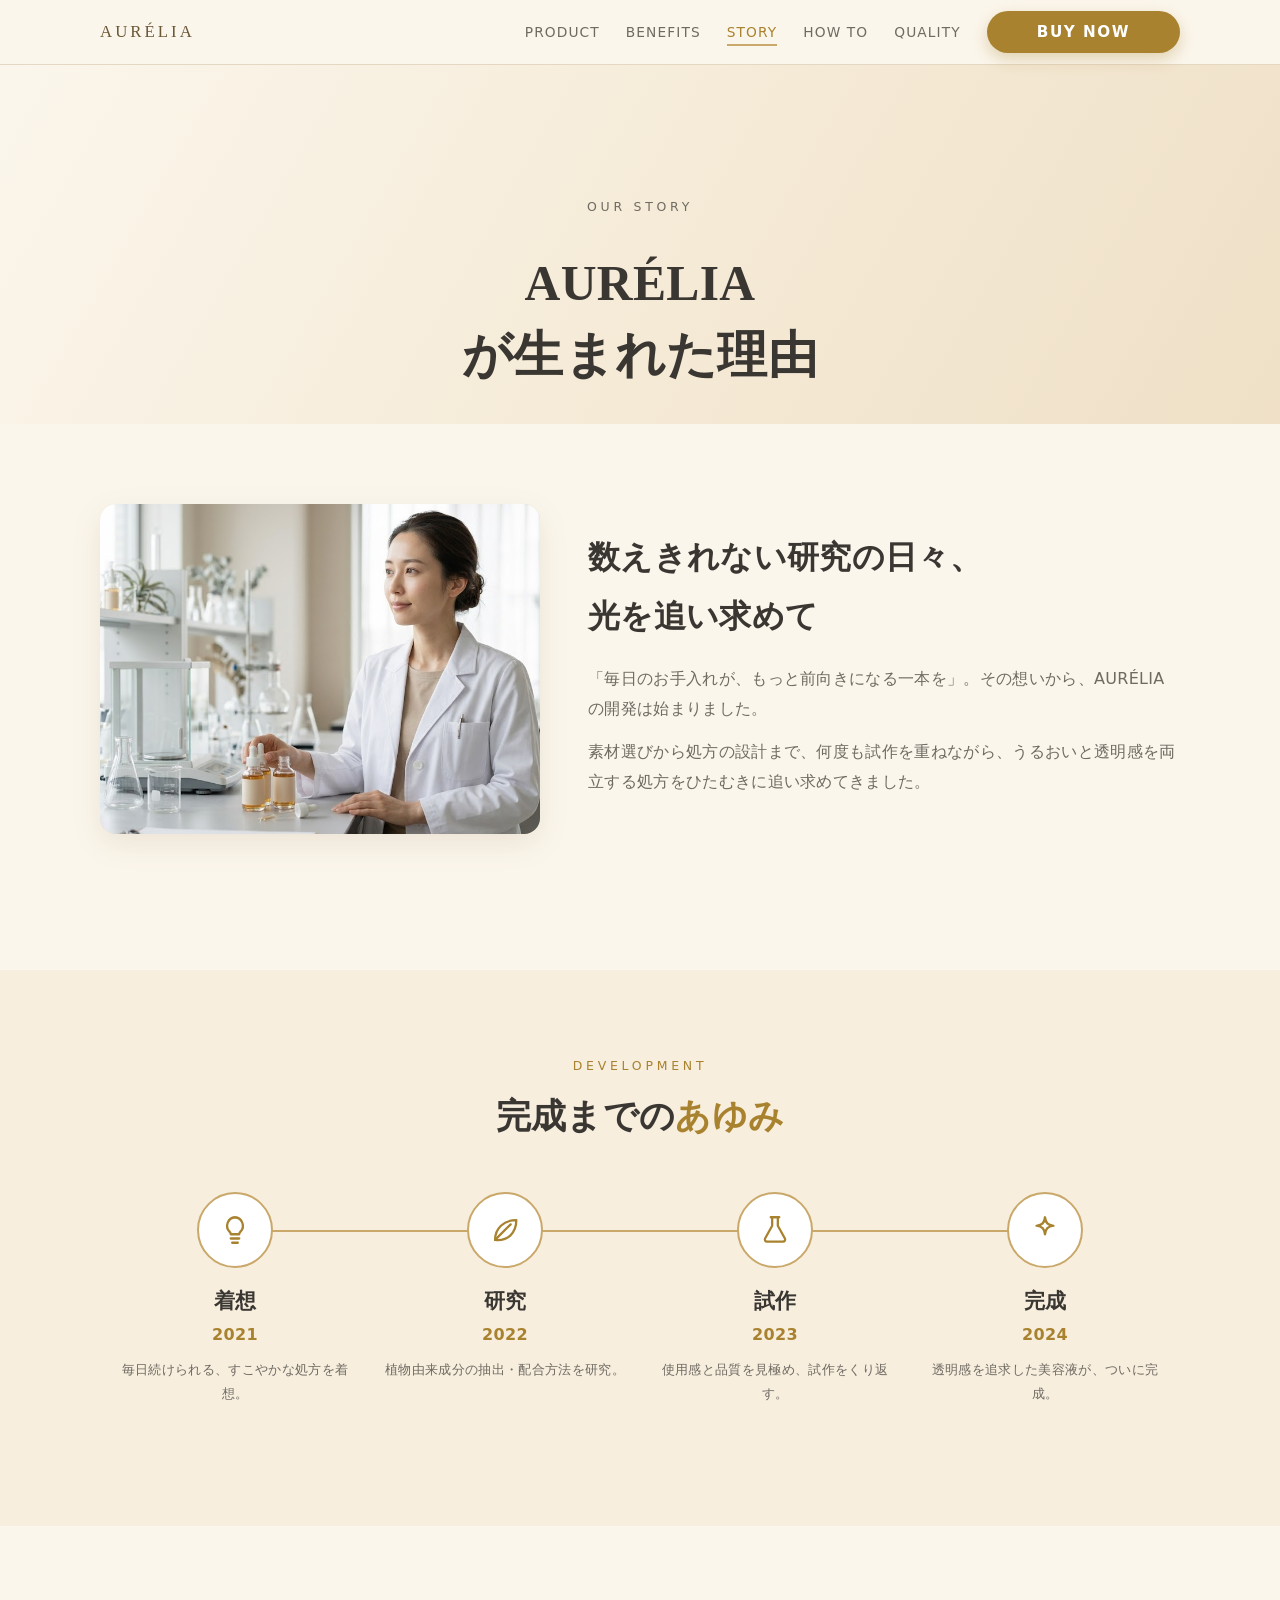
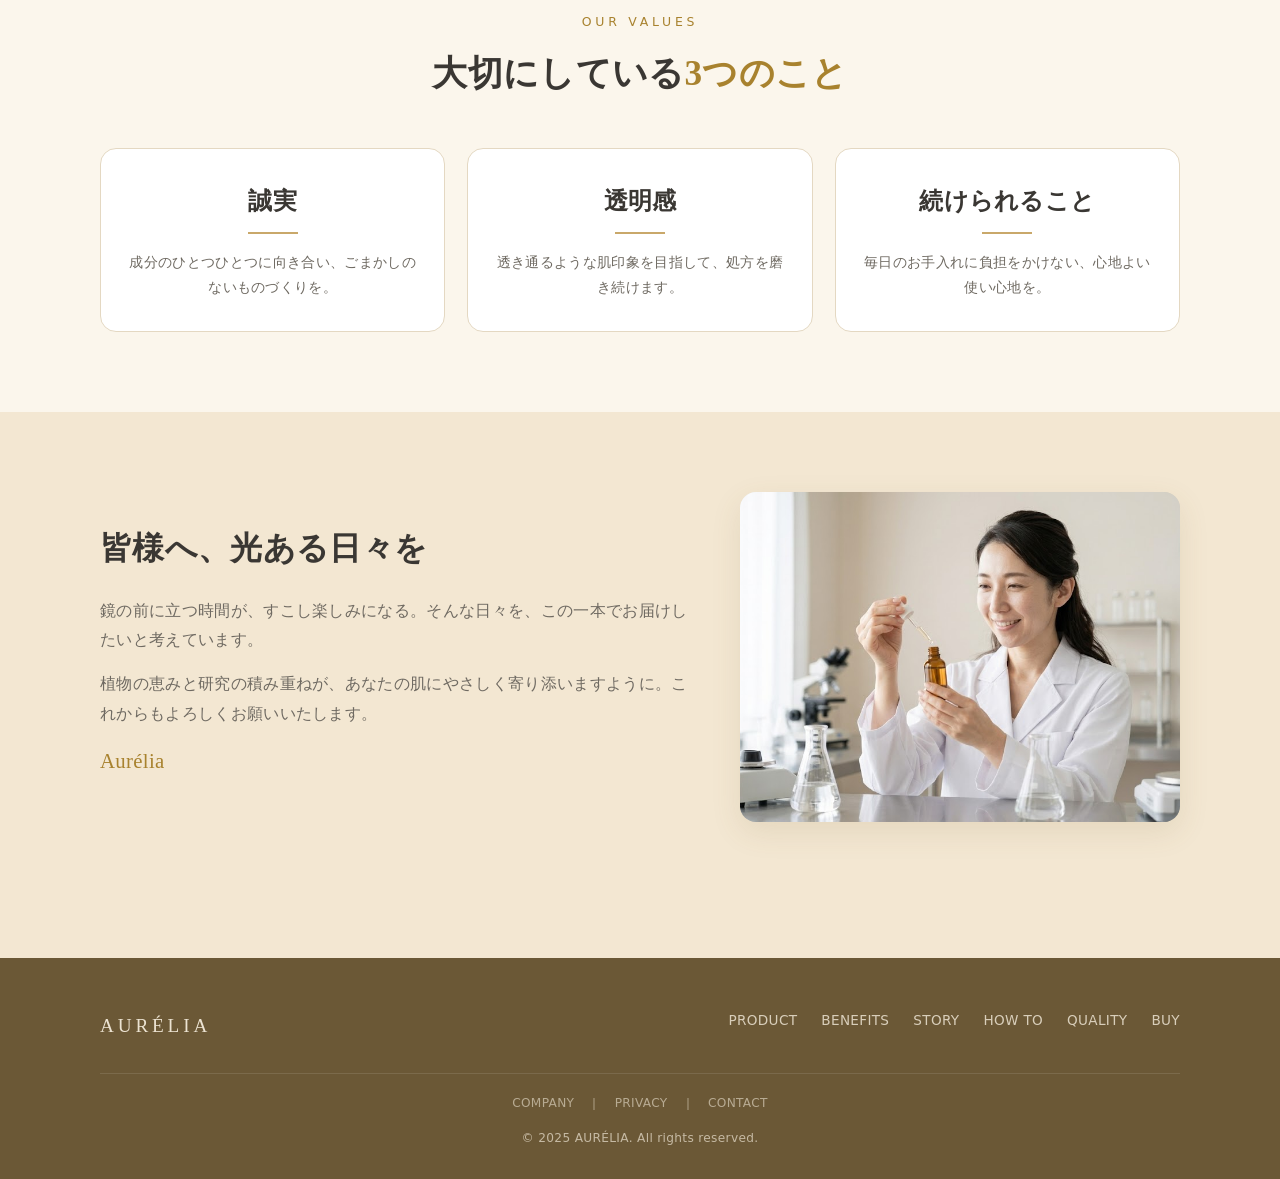
<file: story.html>
<!DOCTYPE html>
<html lang="ja">
<head>
  <meta charset="UTF-8" />
  <meta name="viewport" content="width=device-width, initial-scale=1.0" />
  <title>AURÉLIA が生まれた理由｜ブランドストーリー</title>
  <meta name="description" content="数えきれない研究の日々。光を追い求めて生まれた美容液 AURÉLIA のストーリー。" />
  <link rel="stylesheet" href="assets/css/style.css" />
</head>
<body>

  <svg class="svg-sprite" xmlns="http://www.w3.org/2000/svg" aria-hidden="true">
    <symbol id="ic-drop" viewBox="0 0 24 24"><path d="M12 3s-6 6.8-6 11a6 6 0 0 0 12 0c0-4.2-6-11-6-11z"/></symbol>
    <symbol id="ic-sparkle" viewBox="0 0 24 24"><path d="M12 3c.6 4.2 1.8 5.4 6 6-4.2.6-5.4 1.8-6 6-.6-4.2-1.8-5.4-6-6 4.2-.6 5.4-1.8 6-6z"/></symbol>
    <symbol id="ic-leaf" viewBox="0 0 24 24"><path d="M5 19c0-8 6-14 15-14 0 9-6 15-15 14z"/><path d="M5 19 16 8"/></symbol>
    <symbol id="ic-sun" viewBox="0 0 24 24"><circle cx="12" cy="12" r="4"/><path d="M12 2v2M12 20v2M2 12h2M20 12h2M5 5l1.5 1.5M17.5 17.5 19 19M19 5l-1.5 1.5M6.5 17.5 5 19"/></symbol>
    <symbol id="ic-hourglass" viewBox="0 0 24 24"><path d="M7 3h10M7 21h10M9 3v3l3 4 3-4V3M9 21v-3l3-4 3 4v3"/></symbol>
    <symbol id="ic-shield" viewBox="0 0 24 24"><path d="M12 3 19 6v5c0 5-7 10-7 10S5 16 5 11V6z"/></symbol>
    <symbol id="ic-cloud" viewBox="0 0 24 24"><path d="M7 18a4 4 0 0 1 0-8 5 5 0 0 1 9.6-1.3A3.5 3.5 0 0 1 18 18z"/></symbol>
    <symbol id="ic-idea" viewBox="0 0 24 24"><path d="M9 18h6M10 21h4"/><path d="M12 3a6 6 0 0 0-4 10c.8.8 1 1.5 1 2h6c0-.5.2-1.2 1-2a6 6 0 0 0-4-10z"/></symbol>
    <symbol id="ic-flask" viewBox="0 0 24 24"><path d="M10 3v6l-5 9a1.5 1.5 0 0 0 1.3 2.2h11.4A1.5 1.5 0 0 0 19 18l-5-9V3M9 3h6"/></symbol>
    <symbol id="ic-moon" viewBox="0 0 24 24"><path d="M20 14.5A8 8 0 1 1 9.5 4 6.5 6.5 0 0 0 20 14.5z"/></symbol>
    <symbol id="ic-flower" viewBox="0 0 24 24"><circle cx="12" cy="12" r="2.2"/><path d="M12 9.8c-1-3 .5-5 0-6.8-.5 1.8 1 3.8 0 6.8zM12 14.2c1 3-.5 5 0 6.8.5-1.8-1-3.8 0-6.8zM9.8 12c-3-1-5 .5-6.8 0 1.8-.5 3.8 1 6.8 0zM14.2 12c3-1 5 .5 6.8 0-1.8-.5-3.8 1-6.8 0z"/></symbol>
    <symbol id="ic-palette" viewBox="0 0 24 24"><path d="M12 3a9 9 0 1 0 0 18c1.1 0 1.5-1.4.8-2.2-.6-.7-.2-1.8.8-1.8H17a4 4 0 0 0 4-4c0-4.4-4-8-9-8z"/><circle cx="8" cy="11" r="1"/><circle cx="12" cy="8" r="1"/><circle cx="16" cy="11" r="1"/></symbol>
    <symbol id="ic-molecule" viewBox="0 0 24 24"><circle cx="12" cy="12" r="2.5"/><circle cx="5" cy="6" r="2"/><circle cx="19" cy="7" r="2"/><circle cx="17" cy="19" r="2"/><path d="M10.2 10.5 6.5 7.5M13.8 10.8 17 8.2M13 14.3 16 17.3"/></symbol>
    <symbol id="ic-bottle" viewBox="0 0 24 24"><path d="M10 3h4v2.5l1.5 2V20a1 1 0 0 1-1 1h-5a1 1 0 0 1-1-1V7.5L10 5.5zM9 13h6"/></symbol>
    <symbol id="ic-tube" viewBox="0 0 24 24"><path d="M9 2v13a3 3 0 0 0 6 0V2M8 2h8M9.5 11h5"/></symbol>
    <symbol id="ic-check" viewBox="0 0 24 24"><path d="M4 12.5 9.5 18 20 6"/></symbol>
    <symbol id="ic-medal" viewBox="0 0 24 24"><circle cx="12" cy="9" r="5.5"/><path d="M9 13.5 7 22l5-2.8L17 22l-2-8.5"/></symbol>
    <symbol id="ic-truck" viewBox="0 0 24 24"><path d="M2 6h12v10H2zM14 9h4l3 3v4h-7z"/><circle cx="6" cy="18" r="1.6"/><circle cx="17.5" cy="18" r="1.6"/></symbol>
    <symbol id="ic-gift" viewBox="0 0 24 24"><path d="M3 9h18v3H3zM5 12h14v9H5zM12 9v12"/><path d="M12 9C10 9 7.8 8.4 8.4 6.5 8.9 5 11 5.6 12 9zM12 9c2 0 4.2-.6 3.6-2.5C15.1 5 13 5.6 12 9z"/></symbol>
    <symbol id="ic-bolt" viewBox="0 0 24 24"><path d="M13 2 4 14h7l-1 8 10-13h-7z"/></symbol>
  </svg>

  <header class="site-header">
    <nav class="nav container">
      <a class="brand" href="index.html">AURÉLIA</a>
      <button class="nav-toggle" aria-label="メニュー" aria-expanded="false"><span></span><span></span><span></span></button>
      <ul class="nav-links">
        <li><a href="index.html">PRODUCT</a></li>
        <li><a href="problem.html">BENEFITS</a></li>
        <li><a href="story.html">STORY</a></li>
        <li><a href="howto.html">HOW TO</a></li>
        <li><a href="quality.html">QUALITY</a></li>
        <li><a class="nav-cta" href="pricing.html">BUY NOW</a></li>
      </ul>
    </nav>
  </header>

  <section class="hero">
    <div class="container" style="padding:70px 0;text-align:center;">
      <p class="eyebrow reveal">OUR STORY</p>
      <h1 class="reveal" style="font-family:var(--serif);">AURÉLIA<br />が生まれた理由</h1>
    </div>
  </section>

  <!-- ===== Story block 1 ===== -->
  <section class="section">
    <div class="container">
      <div class="story-block reveal">
        <div class="portrait">
          <img class="ph-img" src="assets/img/researcher.jpg" alt="研究者" onerror="this.remove()" />
          <span>Researcher</span>
        </div>
        <div>
          <h2>数えきれない研究の日々、<br />光を追い求めて</h2>
          <p>「毎日のお手入れが、もっと前向きになる一本を」。その想いから、AURÉLIA の開発は始まりました。</p>
          <p>素材選びから処方の設計まで、何度も試作を重ねながら、うるおいと透明感を両立する処方をひたむきに追い求めてきました。</p>
        </div>
      </div>
    </div>
  </section>

  <!-- ===== Timeline ===== -->
  <section class="section section--cream2">
    <div class="container">
      <div class="section-head reveal">
        <p class="eyebrow">DEVELOPMENT</p>
        <h2 class="section-title">完成までの<em>あゆみ</em></h2>
      </div>
      <div class="timeline">
        <div class="step reveal"><div class="dot"><svg class="ic-svg"><use href="#ic-idea"/></svg></div><h4>着想</h4><div class="yr">2021</div><p>毎日続けられる、すこやかな処方を着想。</p></div>
        <div class="step reveal"><div class="dot"><svg class="ic-svg"><use href="#ic-leaf"/></svg></div><h4>研究</h4><div class="yr">2022</div><p>植物由来成分の抽出・配合方法を研究。</p></div>
        <div class="step reveal"><div class="dot"><svg class="ic-svg"><use href="#ic-flask"/></svg></div><h4>試作</h4><div class="yr">2023</div><p>使用感と品質を見極め、試作をくり返す。</p></div>
        <div class="step reveal"><div class="dot"><svg class="ic-svg"><use href="#ic-sparkle"/></svg></div><h4>完成</h4><div class="yr">2024</div><p>透明感を追求した美容液が、ついに完成。</p></div>
      </div>
    </div>
  </section>

  <!-- ===== Values ===== -->
  <section class="section">
    <div class="container">
      <div class="section-head reveal">
        <p class="eyebrow">OUR VALUES</p>
        <h2 class="section-title">大切にしている<em>3つのこと</em></h2>
      </div>
      <div class="values-3">
        <div class="value reveal"><h3>誠実</h3><div class="rule"></div><p>成分のひとつひとつに向き合い、ごまかしのないものづくりを。</p></div>
        <div class="value reveal"><h3>透明感</h3><div class="rule"></div><p>透き通るような肌印象を目指して、処方を磨き続けます。</p></div>
        <div class="value reveal"><h3>続けられること</h3><div class="rule"></div><p>毎日のお手入れに負担をかけない、心地よい使い心地を。</p></div>
      </div>
    </div>
  </section>

  <!-- ===== Story block 2 ===== -->
  <section class="section section--cream3">
    <div class="container">
      <div class="story-block rev reveal">
        <div>
          <h2>皆様へ、光ある日々を</h2>
          <p>鏡の前に立つ時間が、すこし楽しみになる。そんな日々を、この一本でお届けしたいと考えています。</p>
          <p>植物の恵みと研究の積み重ねが、あなたの肌にやさしく寄り添いますように。これからもよろしくお願いいたします。</p>
          <p style="font-family:var(--serif);color:var(--gold-deep);font-size:1.3rem;">Aurélia</p>
        </div>
        <div class="portrait">
          <img class="ph-img" src="assets/img/developer.jpg" alt="開発者" onerror="this.remove()" />
          <span>Developer</span>
        </div>
      </div>
    </div>
  </section>

  <footer class="site-footer">
    <div class="container">
      <div class="footer-top">
        <div class="footer-brand"><a href="index.html">AURÉLIA</a></div>
        <nav class="footer-nav">
          <a href="index.html">PRODUCT</a><a href="problem.html">BENEFITS</a><a href="story.html">STORY</a>
          <a href="howto.html">HOW TO</a><a href="quality.html">QUALITY</a><a href="pricing.html">BUY</a>
        </nav>
      </div>
      <div class="footer-bottom">
        <div class="footer-legal">
          <a href="company.html">COMPANY</a> ｜ <a href="privacy.html">PRIVACY</a> ｜ <a href="contact.html">CONTACT</a>
        </div>
        © 2025 AURÉLIA. All rights reserved.
      </div>
    </div>
  </footer>

  <script src="assets/js/main.js"></script>
</body>
</html>
</file>
<file: assets/css/style.css>
/* ===========================================================
   AURÉLIA — Shared Stylesheet
   Palette: cream / gold / brown / serum-amber
   =========================================================== */

:root {
  --cream:       #fbf6ec;
  --cream-2:     #f7eede;
  --cream-3:     #f3e7d2;
  --gold-1:      #c9a86a;
  --gold-2:      #b89968;
  --gold-deep:   #a8822e;
  --brown:       #6b5836;
  --ink:         #3a3733;
  --ink-soft:    #6f6a62;
  --line:        #e4d8c2;
  --red:         #b5402f;
  --green:       #2e6b4f;
  --white:       #ffffff;
  --shadow:      0 10px 30px rgba(120, 96, 50, .12);
  --radius:      16px;
  --maxw:        1080px;
  --serif: "Hiragino Mincho ProN", "Yu Mincho", "YuMincho", "Noto Serif JP", serif;
  --sans:  "Hiragino Sans", "Hiragino Kaku Gothic ProN", "Yu Gothic", "Noto Sans JP", system-ui, sans-serif;
}

* { box-sizing: border-box; margin: 0; padding: 0; }

html { scroll-behavior: smooth; }

body {
  font-family: var(--sans);
  color: var(--ink);
  background: var(--cream);
  line-height: 1.85;
  letter-spacing: .02em;
  -webkit-font-smoothing: antialiased;
}

img { max-width: 100%; display: block; }
a { color: inherit; text-decoration: none; }

.container { width: min(100% - 40px, var(--maxw)); margin-inline: auto; }

/* ---------- Header / Nav ---------- */
.site-header {
  position: sticky; top: 0; z-index: 50;
  background: rgba(251, 246, 236, .92);
  backdrop-filter: blur(8px);
  border-bottom: 1px solid var(--line);
}
.nav {
  display: flex; align-items: center; justify-content: space-between;
  height: 64px;
}
.brand {
  font-family: var(--serif);
  letter-spacing: .18em;
  font-size: 1.05rem;
  color: var(--brown);
}
.nav-links {
  display: flex; gap: 26px; align-items: center;
  list-style: none;
}
.nav-links a {
  font-size: .86rem; letter-spacing: .08em; color: var(--ink-soft);
  position: relative; padding: 6px 0; transition: color .2s;
}
.nav-links a:hover, .nav-links a.active { color: var(--gold-deep); }
.nav-links a.active::after {
  content: ""; position: absolute; left: 0; bottom: 0;
  width: 100%; height: 2px; background: var(--gold-1);
}
.nav-links a.nav-cta {
  display: inline-flex;
  align-items: center;
  justify-content: center;
  min-height: 42px;
  line-height: 1.2;
  background: var(--gold-deep);
  color: #fff !important;
  padding: 8px 50px;
  border-radius: 999px;
  font-weight: 700;
  letter-spacing: .1em;
  font-size: .95rem;
  box-shadow: 0 6px 16px rgba(168,130,46,.32);
}

.nav-cta::after { display: none !important; }
.nav-toggle { display: none; background: none; border: 0; cursor: pointer; }
.nav-toggle span { display: block; width: 24px; height: 2px; background: var(--brown); margin: 5px 0; transition: .3s; }

/* ---------- Generic section ---------- */
.section { padding: 80px 0; }
.section--cream2 { background: var(--cream-2); }
.section--cream3 { background: var(--cream-3); }
.section-head { text-align: center; margin-bottom: 48px; }
.eyebrow {
  display: inline-block; font-size: .78rem; letter-spacing: .3em;
  color: var(--gold-deep); margin-bottom: 14px;
}
.section-title {
  font-family: var(--serif); font-weight: 600;
  font-size: clamp(1.5rem, 3.4vw, 2.2rem); line-height: 1.5;
  color: var(--ink);
}
.section-title em { color: var(--gold-deep); font-style: normal; }
.lead { color: var(--ink-soft); max-width: 640px; margin: 16px auto 0; }

/* ---------- Buttons ---------- */
.btn {
  display: inline-flex; align-items: center; gap: 12px;
  padding: 22px 56px; border-radius: 999px; font-weight: 800;
  letter-spacing: .12em; cursor: pointer; border: 0;
  transition: transform .15s ease, box-shadow .2s ease;
  font-family: var(--sans); font-size: 1.25rem;
}
.btn:hover { transform: translateY(-2px); }
.btn--green { background: var(--green); color: #fff; box-shadow: 0 8px 20px rgba(46,107,79,.3); }
.btn--gold  { background: var(--gold-deep); color: #fff; box-shadow: 0 8px 20px rgba(168,130,46,.3); }
.btn--ghost { background: #fff; color: var(--brown); border: 1px solid var(--gold-1); }
.btn .arrow { transition: transform .2s; }
.btn:hover .arrow { transform: translateX(4px); }

/* ---------- Hero ---------- */
.hero {
  position: relative;
  background: linear-gradient(120deg, #fbf6ec 0%, #f5ead6 55%, #efe0c7 100%);
  overflow: hidden;
}
.hero-inner {
  display: grid; grid-template-columns: 1.1fr .9fr; gap: 40px;
  align-items: center; padding: 70px 0;
}
.hero h1 {
  font-family: var(--serif); font-weight: 600;
  font-size: clamp(2rem, 5vw, 3.1rem); line-height: 1.45; color: var(--ink);
}
.hero h1 em { color: var(--gold-deep); font-style: normal; }
.hero p { margin: 22px 0 30px; color: var(--ink-soft); }
.hero .price-pill {
  display: inline-flex; align-items: baseline; gap: 10px;
  background: #fff; border: 1px solid var(--line); border-radius: 12px;
  padding: 12px 20px; margin-bottom: 26px; box-shadow: var(--shadow);
}
.price-pill .tag { font-size: .72rem; background: var(--gold-1); color: #fff; padding: 3px 10px; border-radius: 6px; }
.price-pill .now { font-size: 1.7rem; font-weight: 800; color: var(--red); font-family: var(--serif); }
.price-pill .now small { font-size: .8rem; font-weight: 400; }
.price-pill .was { font-size: .85rem; color: var(--ink-soft); text-decoration: line-through; }
.hero-visual { position: relative; }
.hero-visual .bottle {
  width: 100%; aspect-ratio: 4/5; border-radius: 20px;
  background: radial-gradient(circle at 50% 35%, #fff 0%, #f1e4cd 70%);
  display: grid; place-items: center; box-shadow: var(--shadow);
}
.hero-slide { opacity: 0; transition: opacity 1.2s ease; }
.hero-slide.is-active { opacity: 1; }
@media (prefers-reduced-motion: reduce) {
  .hero-slide { transition: none; }
}

/* ---------- Full-bleed hero (image behind, text overlaid) ---------- */
.hero--full { min-height: calc(100vh - 64px); display: grid; align-items: center; }
.hero--full .hero-bg { position: absolute; inset: 0; z-index: 0; overflow: hidden; }
.hero--full .hero-bg > * { position: absolute; inset: 0; width: 100%; height: 100%; }
.hero--full .hero-bg img {
  width: 100%; height: 100%;
  object-fit: cover; object-position: 50% 30%;
}
.hero--full .hero-scrim {
  position: absolute; inset: 0; z-index: 1;
  background: linear-gradient(90deg,
    rgba(250,244,233,.95) 0%, rgba(250,244,233,.74) 36%,
    rgba(250,244,233,.30) 64%, rgba(250,244,233,0) 100%);
}
.hero--full .hero-content { position: relative; z-index: 2; padding: 64px 0; }
.hero--full .hero-content > .reveal { max-width: 560px; }
@media (max-width: 900px) {
  .hero--full { min-height: calc(100svh - 64px); }
  .hero--full .hero-bg img { object-position: 70% 26%; }
  .hero--full .hero-scrim {
    background: linear-gradient(180deg,
      rgba(250,244,233,.84) 0%, rgba(250,244,233,.66) 45%, rgba(250,244,233,.90) 100%);
  }
  .hero--full .hero-content > .reveal { max-width: 100%; }
}

/* ---------- Ingredient cards ---------- */
.cards-3 { display: grid; grid-template-columns: repeat(3, 1fr); gap: 24px; }
.card {
  background: #fff; border: 1px solid var(--line); border-radius: var(--radius);
  padding: 32px 26px; box-shadow: var(--shadow);
}
.card .num {
  width: 40px; height: 40px; border-radius: 50%; display: grid; place-items: center;
  background: var(--cream-3); color: var(--gold-deep); font-weight: 800; margin-bottom: 16px;
}
.card h3 { font-family: var(--serif); font-size: 1.2rem; margin-bottom: 10px; color: var(--ink); }
.card p { font-size: .9rem; color: var(--ink-soft); }
.icon-circle {
  width: 120px; height: 120px; border-radius: 50%; border: 3px solid var(--gold-1);
  display: grid; place-items: center; margin: 0 auto 20px; font-size: 2.4rem;
  box-shadow: 0 8px 22px rgba(168,130,46,.22); overflow: hidden;
}
.icon-circle .ph-img { width: 100%; height: 100%; object-fit: cover; }

/* ---------- Texture / Before-After ---------- */
.texture-grid { display: grid; grid-template-columns: repeat(2,1fr); gap: 18px; }
.texture-grid figure {
  border-radius: var(--radius); overflow: hidden; background: #fff;
  border: 1px solid var(--line); box-shadow: var(--shadow);
}
.swatch { aspect-ratio: 16/10; display: grid; place-items: center; font-family: var(--serif); color: var(--brown); }
.swatch--a { background: linear-gradient(135deg,#f3e6cf,#e7d2a8); }
.swatch--b { background: linear-gradient(135deg,#efe7d8,#d9c9a6); }
.swatch--before { background: linear-gradient(135deg,#e9ddd0,#cdbfa9); }
.swatch--after  { background: linear-gradient(135deg,#f7efe1,#e4d3ad); }
.texture-grid figcaption { padding: 12px 16px; font-size: .85rem; color: var(--ink-soft); }

.ba {
  display: grid; grid-template-columns: 1fr auto 1fr; gap: 24px; align-items: center;
}
.ba .panel {
  background: #fff; border: 1px solid var(--line); border-radius: var(--radius);
  overflow: hidden; box-shadow: var(--shadow);
}
.ba .panel .label {
  background: var(--gold-2); color: #fff; padding: 10px 18px; font-weight: 700; letter-spacing: .15em;
}
.ba .panel .body { padding: 18px; font-size: .88rem; color: var(--ink-soft); }
.ba .panel .img { aspect-ratio: 16/9; }
.ba .mid { text-align: center; color: var(--gold-deep); font-size: .82rem; }

/* ---------- Checklist / problems ---------- */
.check-4 { display: grid; grid-template-columns: repeat(4,1fr); gap: 18px; }
.check-card {
  background: #fff; border: 1px solid var(--line); border-radius: 14px;
  padding: 26px 18px; text-align: center; box-shadow: var(--shadow);
}
.check-card .big { font-family: var(--serif); font-size: 1.3rem; color: var(--gold-deep); margin: 10px 0; }
.check-card p { font-size: .82rem; color: var(--ink-soft); }

.cause-3 { display: grid; grid-template-columns: repeat(3,1fr); gap: 22px; }
.cause {
  background: #fff; border: 1px solid var(--line); border-radius: 18px 18px 18px 18px;
  padding: 30px 24px; box-shadow: var(--shadow); position: relative;
}
.cause h3 { font-family: var(--serif); font-size: 1.25rem; margin-bottom: 12px; color: var(--ink); }
.cause h3 span { color: var(--gold-deep); }
.cause p { font-size: .88rem; color: var(--ink-soft); }

/* ---------- Timeline (brand story) ---------- */
.timeline {
  display: grid; grid-template-columns: repeat(4,1fr); gap: 0; position: relative; margin: 40px 0;
}
.timeline .step { text-align: center; position: relative; padding: 0 10px; }
.timeline .step::before {
  content: ""; position: absolute; top: 38px; left: 50%; width: 100%; height: 2px;
  background: var(--gold-1); z-index: 0;
}
.timeline .step:last-child::before { display: none; }
.timeline .dot {
  width: 76px; height: 76px; border-radius: 50%; background: #fff;
  border: 2px solid var(--gold-1); display: grid; place-items: center;
  margin: 0 auto 14px; font-size: 1.8rem; position: relative; z-index: 1;
}
.timeline h4 { font-family: var(--serif); font-size: 1.3rem; }
.timeline .yr { color: var(--gold-deep); font-weight: 700; margin-bottom: 8px; }
.timeline p { font-size: .82rem; color: var(--ink-soft); }

.values-3 { display: grid; grid-template-columns: repeat(3,1fr); gap: 22px; }
.value {
  border: 1px solid var(--line); border-radius: var(--radius); padding: 30px 26px;
  background: #fff; text-align: center;
}
.value h3 { font-family: var(--serif); font-size: 1.5rem; margin-bottom: 8px; }
.value .rule { width: 50px; height: 2px; background: var(--gold-1); margin: 0 auto 16px; }
.value p { font-size: .86rem; color: var(--ink-soft); }

.story-block { display: grid; grid-template-columns: 440px 1fr; gap: 48px; align-items: center; margin-bottom: 56px; }
.story-block.rev { grid-template-columns: 1fr 440px; }
.story-block.rev .portrait { order: 2; }
.portrait {
  border-radius: var(--radius); overflow: hidden; box-shadow: var(--shadow);
  aspect-ratio: 4/3; background: linear-gradient(135deg,#e9e2d4,#d4c9b2);
  display: grid; place-items: center; color: var(--brown); font-family: var(--serif);
}
.story-block h2 { font-family: var(--serif); font-size: clamp(1.4rem,3vw,2rem); margin-bottom: 18px; }
.story-block p { color: var(--ink-soft); margin-bottom: 14px; }

/* ---------- How to use ---------- */
.steps-4 { display: grid; grid-template-columns: repeat(4,1fr); gap: 18px; }
.step-card {
  background: #fff; border: 1px solid var(--line); border-radius: var(--radius);
  overflow: hidden; box-shadow: var(--shadow); position: relative;
}
.step-card .badge {
  position: absolute; top: 14px; left: 14px; width: 34px; height: 34px; border-radius: 50%;
  background: var(--gold-deep); color: #fff; display: grid; place-items: center; font-weight: 800;
}
.step-card .img { aspect-ratio: 1/1; background: linear-gradient(135deg,#f4ece0,#e6d9c0); display:grid; place-items:center; font-size:2rem; color: var(--gold-deep); }
.step-card .cap { padding: 16px; text-align: center; font-size: .9rem; }

.care-2 { display: grid; grid-template-columns: repeat(2,1fr); gap: 30px; margin-top: 40px; }
.care {
  background: #fff; border: 1px solid var(--line); border-radius: var(--radius); padding: 30px;
  display: grid; grid-template-columns: 60px 1fr; gap: 20px; align-items: start;
}
.care .ic { font-size: 2.2rem; }
.care h3 { font-family: var(--serif); font-size: 1.3rem; margin-bottom: 8px; }
.care p { font-size: .88rem; color: var(--ink-soft); }

.tips-3 { display: grid; grid-template-columns: repeat(3,1fr); gap: 18px; }
.tip { border: 1px solid var(--line); border-radius: 12px; padding: 22px; background: #fff; }
.tip h4 { font-family: var(--serif); margin-bottom: 8px; }
.tip p { font-size: .84rem; color: var(--ink-soft); }

/* ---------- Quality ---------- */
.free-6 { display: grid; grid-template-columns: repeat(6,1fr); gap: 16px; margin-bottom: 50px; }
.free-item { text-align: center; }
.free-item .ring {
  width: 84px; height: 84px; border-radius: 50%; border: 1.5px solid var(--gold-1);
  display: grid; place-items: center; margin: 0 auto 10px; position: relative; font-size: 1.5rem;
}
.free-item .ring::after {
  content: ""; position: absolute; width: 100%; height: 1.5px; background: var(--gold-1); transform: rotate(-35deg);
}
.free-item span { font-size: .82rem; color: var(--ink-soft); }
.free-item strong { display: block; font-size: .9rem; color: var(--ink); }

.quality-feature { display: grid; grid-template-columns: 1fr 1fr; gap: 36px; align-items: center; margin-bottom: 50px; }
.quality-feature .photo { aspect-ratio: 4/3; border-radius: var(--radius); background: linear-gradient(135deg,#dfe4e8,#c3cdd4); display:grid; place-items:center; color:#5b6b76; box-shadow: var(--shadow); }
.quality-feature h3 { font-family: var(--serif); font-size: 1.6rem; margin-bottom: 14px; }
.quality-feature p { color: var(--ink-soft); }

.ingredient-3 { display: grid; grid-template-columns: repeat(3,1fr); gap: 20px; }
.ingredient { background: #fff; border: 1px solid var(--line); border-radius: var(--radius); padding: 26px; box-shadow: var(--shadow); }
.ingredient .photo { position: relative; aspect-ratio: 4/3; border-radius: 12px; overflow: hidden; margin-bottom: 18px; background: linear-gradient(135deg,#f4ece0,#e6d9c0); }
.ingredient .name { color: var(--gold-deep); font-family: var(--serif); font-size: 1.2rem; }
.ingredient .role { font-weight: 700; margin: 4px 0 12px; }
.ingredient p { font-size: .85rem; color: var(--ink-soft); }

/* ---------- Pricing ---------- */
.plans { display: grid; grid-template-columns: repeat(3,1fr); gap: 22px; align-items: end; }
.plan {
  background: #fff; border: 1px solid var(--line); border-radius: var(--radius);
  padding: 30px 26px; text-align: center; box-shadow: var(--shadow); position: relative;
}
.plan.featured { border: 2px solid var(--gold-1); transform: translateY(-10px); }
.plan .ribbon {
  position: absolute; top: -16px; left: 50%; transform: translateX(-50%);
  background: var(--gold-deep); color: #fff; padding: 6px 22px; border-radius: 999px;
  font-size: .8rem; letter-spacing: .1em; white-space: nowrap;
}
.plan h3 { font-family: var(--serif); font-size: 1.2rem; margin-bottom: 6px; }
.plan .rule { width: 44px; height: 1px; background: var(--line); margin: 12px auto; }
.plan .off { color: var(--red); font-size: .85rem; }
.plan .price { font-family: var(--serif); font-size: 2.1rem; font-weight: 800; color: var(--ink); }
.plan.featured .price { color: var(--red); }
.plan .price small { font-size: .85rem; font-weight: 400; }
.plan .was { font-size: .82rem; color: var(--ink-soft); }

.guarantee {
  display: grid; grid-template-columns: 200px 1fr; gap: 30px; align-items: center;
  background: #fff; border: 1px solid var(--line); border-radius: var(--radius);
  padding: 36px; margin: 40px 0; box-shadow: var(--shadow);
}
.seal {
  width: 170px; height: 170px; border-radius: 50%; margin: 0 auto;
  background: radial-gradient(circle at 50% 40%, #f4d98a, #c79a3e);
  display: grid; place-items: center; text-align: center; color: #6b4e16;
  font-family: var(--serif); box-shadow: inset 0 0 0 6px rgba(255,255,255,.4), var(--shadow);
}
.seal .d { font-size: 2.2rem; font-weight: 800; line-height: 1; }
.guarantee h3 { font-family: var(--serif); font-size: 1.5rem; margin-bottom: 12px; }
.guarantee p { color: var(--ink-soft); font-size: .9rem; }
.guarantee .note { font-size: .78rem; margin-top: 10px; }

.perks-3 { display: grid; grid-template-columns: repeat(3,1fr); gap: 0; text-align: center; margin: 30px 0; }
.perk { padding: 20px; border-right: 1px solid var(--line); }
.perk:last-child { border-right: 0; }
.perk .ic { font-size: 1.8rem; }
.perk h4 { font-family: var(--serif); margin: 8px 0; }
.perk p { font-size: .8rem; color: var(--ink-soft); }

/* ---------- FAQ accordion ---------- */
.faq { max-width: 760px; margin: 0 auto; }
.faq-item { border-bottom: 1px solid var(--line); }
.faq-q {
  width: 100%; text-align: left; background: none; border: 0; cursor: pointer;
  padding: 20px 0; font-size: 1rem; font-weight: 600; color: var(--ink);
  display: flex; justify-content: space-between; align-items: center; gap: 16px;
  font-family: var(--sans);
}
.faq-q .pm { color: var(--gold-deep); font-size: 1.4rem; transition: transform .25s; flex: none; }
.faq-q[aria-expanded="true"] .pm { transform: rotate(45deg); }
.faq-a { max-height: 0; overflow: hidden; transition: max-height .3s ease; }
.faq-a p { padding: 0 0 20px; color: var(--ink-soft); font-size: .9rem; }

/* ---------- Final CTA banner ---------- */
.cta-banner {
  background: linear-gradient(120deg, #f5d9b8, #efc89a);
  border-radius: 24px; padding: 50px; display: grid;
  grid-template-columns: 220px 1fr; gap: 30px; align-items: center;
}
.cta-banner .bottle-mini {
  aspect-ratio: 3/4; border-radius: 16px; background: radial-gradient(circle at 50% 35%,#fff,#ecdcc0);
  display: grid; place-items: center; color: var(--brown); font-family: var(--serif);
}
.cta-banner h2 { font-family: var(--serif); font-size: clamp(1.6rem,3.4vw,2.4rem); color: var(--brown); }
.cta-banner .pr { margin: 12px 0 22px; }
.cta-banner .pr .now { font-family: var(--serif); font-size: 2rem; color: var(--red); font-weight: 800; }
.cta-banner .pr .was { color: var(--brown); }

/* ---------- Footer ---------- */
.site-footer { background: var(--brown); color: #ece3d2; padding: 50px 0 30px; }
.footer-top { display: flex; justify-content: space-between; gap: 30px; flex-wrap: wrap; margin-bottom: 30px; }
.footer-brand { font-family: var(--serif); letter-spacing: .2em; font-size: 1.2rem; }
.footer-nav { display: flex; gap: 24px; flex-wrap: wrap; }
.footer-nav a { font-size: .85rem; opacity: .85; }
.footer-nav a:hover { opacity: 1; }
.footer-bottom { border-top: 1px solid rgba(255,255,255,.15); padding-top: 18px; font-size: .76rem; opacity: .7; text-align: center; }

/* ---------- Reveal on scroll ---------- */
.reveal { opacity: 0; transform: translateY(24px); transition: opacity .6s ease, transform .6s ease; }
.reveal.in { opacity: 1; transform: none; }

/* ---------- Photo slots (drop files into assets/img/) ----------
   <img class="ph-img" onerror="this.remove()"> sits over a gradient.
   If the file is missing it removes itself and the placeholder shows. */
.bottle, .portrait, .photo, .bottle-mini, .quality-feature .photo,
.step-card .img, .swatch, .ba .panel .img, .icon-circle {
  position: relative; overflow: hidden;
}
.ph-img { position: absolute; inset: 0; width: 100%; height: 100%; object-fit: cover; z-index: 1; }
.icon-circle .ph-img { border-radius: 50%; }

/* ---------- Before → After transition badge (redesigned) ---------- */
.ba-arrow { display: flex; flex-direction: column; align-items: center; gap: 14px; padding: 0 6px; }
.ba-arrow .ring {
  width: 72px; height: 72px; border-radius: 50%;
  background: radial-gradient(circle at 50% 35%, #f4d98a, #c79a3e);
  display: grid; place-items: center; color: #fff; font-size: 1.7rem;
  box-shadow: inset 0 0 0 4px rgba(255,255,255,.4), 0 8px 18px rgba(168,130,46,.3);
}
.ba-arrow .cap {
  font-family: var(--serif); font-size: .92rem; color: var(--brown);
  text-align: center; line-height: 1.6;
}

/* ---------- Generic content page (company / privacy / contact) ---------- */
.page-hero {
  background: linear-gradient(120deg, #fbf6ec 0%, #f3e7d2 100%);
  padding: 64px 0 56px; text-align: center;
}
.page-hero h1 { font-family: var(--serif); font-size: clamp(1.7rem, 4vw, 2.4rem); color: var(--ink); }
.page-hero .eyebrow { margin-bottom: 12px; }
.prose { max-width: 760px; margin: 0 auto; }
.prose h2 {
  font-family: var(--serif); font-size: 1.3rem; color: var(--ink);
  margin: 36px 0 12px; padding-bottom: 10px; border-bottom: 1px solid var(--line);
}
.prose h2:first-child { margin-top: 0; }
.prose p { color: var(--ink-soft); margin-bottom: 14px; font-size: .92rem; }
.info-table { width: 100%; border-collapse: collapse; margin: 8px 0 20px; }
.info-table th, .info-table td {
  text-align: left; padding: 14px 16px; border-bottom: 1px solid var(--line);
  font-size: .9rem; vertical-align: top;
}
.info-table th { width: 34%; color: var(--brown); font-weight: 700; background: var(--cream-2); }
.info-table td { color: var(--ink-soft); }

/* ---------- Contact form ---------- */
.form { max-width: 620px; margin: 0 auto; display: grid; gap: 18px; }
.form label { font-size: .88rem; font-weight: 700; color: var(--brown); display: block; margin-bottom: 6px; }
.form input, .form textarea, .form select {
  width: 100%; padding: 12px 14px; border: 1px solid var(--line); border-radius: 10px;
  font-family: var(--sans); font-size: .95rem; background: #fff; color: var(--ink);
}
.form input:focus, .form textarea:focus, .form select:focus { outline: 2px solid var(--gold-1); border-color: var(--gold-1); }
.form textarea { min-height: 140px; resize: vertical; }
.form .submit { justify-self: center; margin-top: 8px; }
.form-note { font-size: .8rem; color: var(--ink-soft); text-align: center; }

/* ---------- Footer link row ---------- */
.footer-bottom a { opacity: .85; }
.footer-bottom a:hover { opacity: 1; text-decoration: underline; }
.footer-legal { display: flex; gap: 14px; justify-content: center; margin-bottom: 12px; flex-wrap: wrap; }

/* ---------- Ingredient cards: big photo (top) + copy (bottom) ---------- */
.ingredients { display: grid; grid-template-columns: repeat(3, 1fr); gap: 26px; }
.ing-card {
  background: #fff; border: 1px solid var(--line); border-radius: var(--radius);
  overflow: hidden; box-shadow: var(--shadow); display: flex; flex-direction: column;
  transition: transform .25s ease, box-shadow .25s ease;
}
.ing-card:hover { transform: translateY(-6px); box-shadow: 0 18px 40px rgba(120,96,50,.18); }
.ing-card .photo {
  aspect-ratio: 4 / 3; position: relative; overflow: hidden;
  background: linear-gradient(135deg, #f4ece0, #e6d9c0);
}
.ing-card .photo img { position: absolute; inset: 0; width: 100%; height: 100%; object-fit: cover; }
.ing-card .photo .num {
  position: absolute; top: 14px; left: 14px; width: 40px; height: 40px; border-radius: 50%;
  background: rgba(255,255,255,.92); color: var(--gold-deep);
  display: grid; place-items: center; font-family: var(--serif); font-weight: 700; font-size: 1.05rem;
  box-shadow: 0 4px 12px rgba(0,0,0,.12);
}
.ing-card .body { padding: 28px 26px 32px; }
.ing-card .body .en {
  display: block; font-size: .72rem; letter-spacing: .25em; color: var(--gold-deep); margin-bottom: 8px;
}
.ing-card .body h3 { font-family: var(--serif); font-size: 1.4rem; color: var(--ink); margin-bottom: 14px; }
.ing-card .body .rule { width: 44px; height: 2px; background: var(--gold-1); margin-bottom: 16px; }
.ing-card .body p { font-size: .92rem; color: var(--ink-soft); line-height: 1.95; }

/* ---------- Inline SVG line icons (replace emoji) ---------- */
.ic-svg {
  width: 30px; height: 30px; display: inline-block; vertical-align: middle;
  fill: none; stroke: var(--gold-deep); stroke-width: 1.6;
  stroke-linecap: round; stroke-linejoin: round;
}
.timeline .dot .ic-svg { width: 34px; height: 34px; }
.free-item .ring .ic-svg { width: 32px; height: 32px; }
.care .ic .ic-svg { width: 42px; height: 42px; }
.perk .ic .ic-svg { width: 34px; height: 34px; }
.svg-sprite { position: absolute; width: 0; height: 0; overflow: hidden; }

/* ---------- Hero slow staggered intro ---------- */
.hero .reveal {
  transform: translateY(38px);
  transition-duration: 1.5s;
  transition-timing-function: cubic-bezier(.16, .7, .2, 1);
}
.hero-inner > .reveal:first-child { transition-delay: .2s; }   /* text block */
.hero-visual.reveal { transition-delay: .7s; }                 /* bottle image */
.hero .reveal .btn,
.hero .reveal .price-pill { transition: opacity 1s ease .9s, transform 1s ease .9s; }

/* ---------- Shine animation on purchase buttons ---------- */
.btn--green, .btn--gold { position: relative; overflow: hidden; }
.btn--green::before, .btn--gold::before {
  content: ""; position: absolute; top: 0; left: -160%;
  width: 55%; height: 100%; pointer-events: none;
  background: linear-gradient(115deg, transparent 0%, rgba(255,255,255,.55) 50%, transparent 100%);
  transform: skewX(-22deg);
  animation: btn-shine 3s ease-in-out infinite;
}

.nav-cta { overflow: hidden; }
.nav-cta::before {
  content: "";
  position: absolute; top: 0; left: -160%;
  width: 55%; height: 100%; pointer-events: none;
  background: linear-gradient(115deg, transparent 0%, rgba(255,255,255,.55) 50%, transparent 100%);
  transform: skewX(-22deg);
  animation: btn-shine 3s ease-in-out infinite;
}
@keyframes btn-shine {
  0%   { left: -160%; }
  55%  { left: 170%; }
  100% { left: 170%; }
}
@media (prefers-reduced-motion: reduce) {
  .btn--green::before, .btn--gold::before { animation: none; }
  .hero .reveal { transition-duration: .4s; transition-delay: 0s; }
}

/* ---------- Responsive ---------- */
@media (max-width: 900px) {
  .nav-links {
    position: fixed; inset: 64px 0 auto 0; flex-direction: column; gap: 0;
    background: var(--cream); border-bottom: 1px solid var(--line);
    max-height: 0; overflow: hidden; transition: max-height .3s ease; padding: 0 20px;
  }
  .nav-links.open { max-height: 460px; padding: 12px 20px; }
  .nav-links a { width: 100%; padding: 13px 0; border-bottom: 0; }
  /* Visibility by opacity instead of an underline */
  .nav-links a { color: var(--brown); opacity: .5; transition: opacity .2s, color .2s; }
  .nav-links a.active, .nav-links a:hover, .nav-links a:active { opacity: 1; color: var(--gold-deep); }
  .nav-links a.active::after { display: none; }
  /* BUY NOW stays a proper pill, full opacity */
  .nav-links a.nav-cta {
    width: 100%; height: auto; opacity: 1;
    padding: 14px 30px; margin: 12px 0 4px;
  }
  .nav-toggle { display: block; }
  .hero-inner { grid-template-columns: 1fr; }
  .cards-3, .cause-3, .values-3, .tips-3, .ingredient-3, .ingredients, .perks-3 { grid-template-columns: 1fr; }
  .check-4, .steps-4, .timeline { grid-template-columns: repeat(2,1fr); }
  .timeline .step::before { display: none; }
  .free-6 { grid-template-columns: repeat(3,1fr); }
  .plans { grid-template-columns: 1fr; }
  .plan.featured { transform: none; }
  .quality-feature, .care-2, .story-block, .story-block.rev, .guarantee, .cta-banner, .ba { grid-template-columns: 1fr; }
  .story-block.rev .portrait { order: 0; }
  .perk { border-right: 0; border-bottom: 1px solid var(--line); }
}
@media (max-width: 600px) {
  .section { padding: 52px 0; }
  /* CTA buttons: keep prominent but fit small screens */
  .btn { padding: 16px 30px; font-size: 1.05rem; width: 100%; justify-content: center; max-width: 340px; }
  .nav-cta { font-size: 1rem; padding: 12px 24px; }
  /* Full-bleed hero: portrait 4:5 image fits the box cleanly (no awkward crop) */
  .hero--full { min-height: 125vw; }
  .hero--full .hero-bg img { object-position: 50% 45%; }
  .hero--full .hero-content { padding: 40px 0; }
  .hero h1 { line-height: 1.4; }
  /* HOW TO steps stack in a single column like other sections */
  .steps-4 { grid-template-columns: 1fr; }
  .hero p { margin: 16px 0 22px; }
  .price-pill { flex-wrap: wrap; row-gap: 4px; padding: 12px 16px; }
  /* Cards & sections breathe a bit tighter */
  .card, .ingredient, .plan, .tip, .care { padding: 24px 20px; }
  .ing-card .body { padding: 22px 20px 26px; }
  .icon-circle { width: 100px; height: 100px; font-size: 2rem; }
  .story-block, .story-block.rev { gap: 24px; }
}
@media (max-width: 520px) {
  .check-4, .free-6 { grid-template-columns: 1fr 1fr; }
  .section { padding: 48px 0; }
}
@media (max-width: 380px) {
  .check-4 { grid-template-columns: 1fr; }
}
</file>
